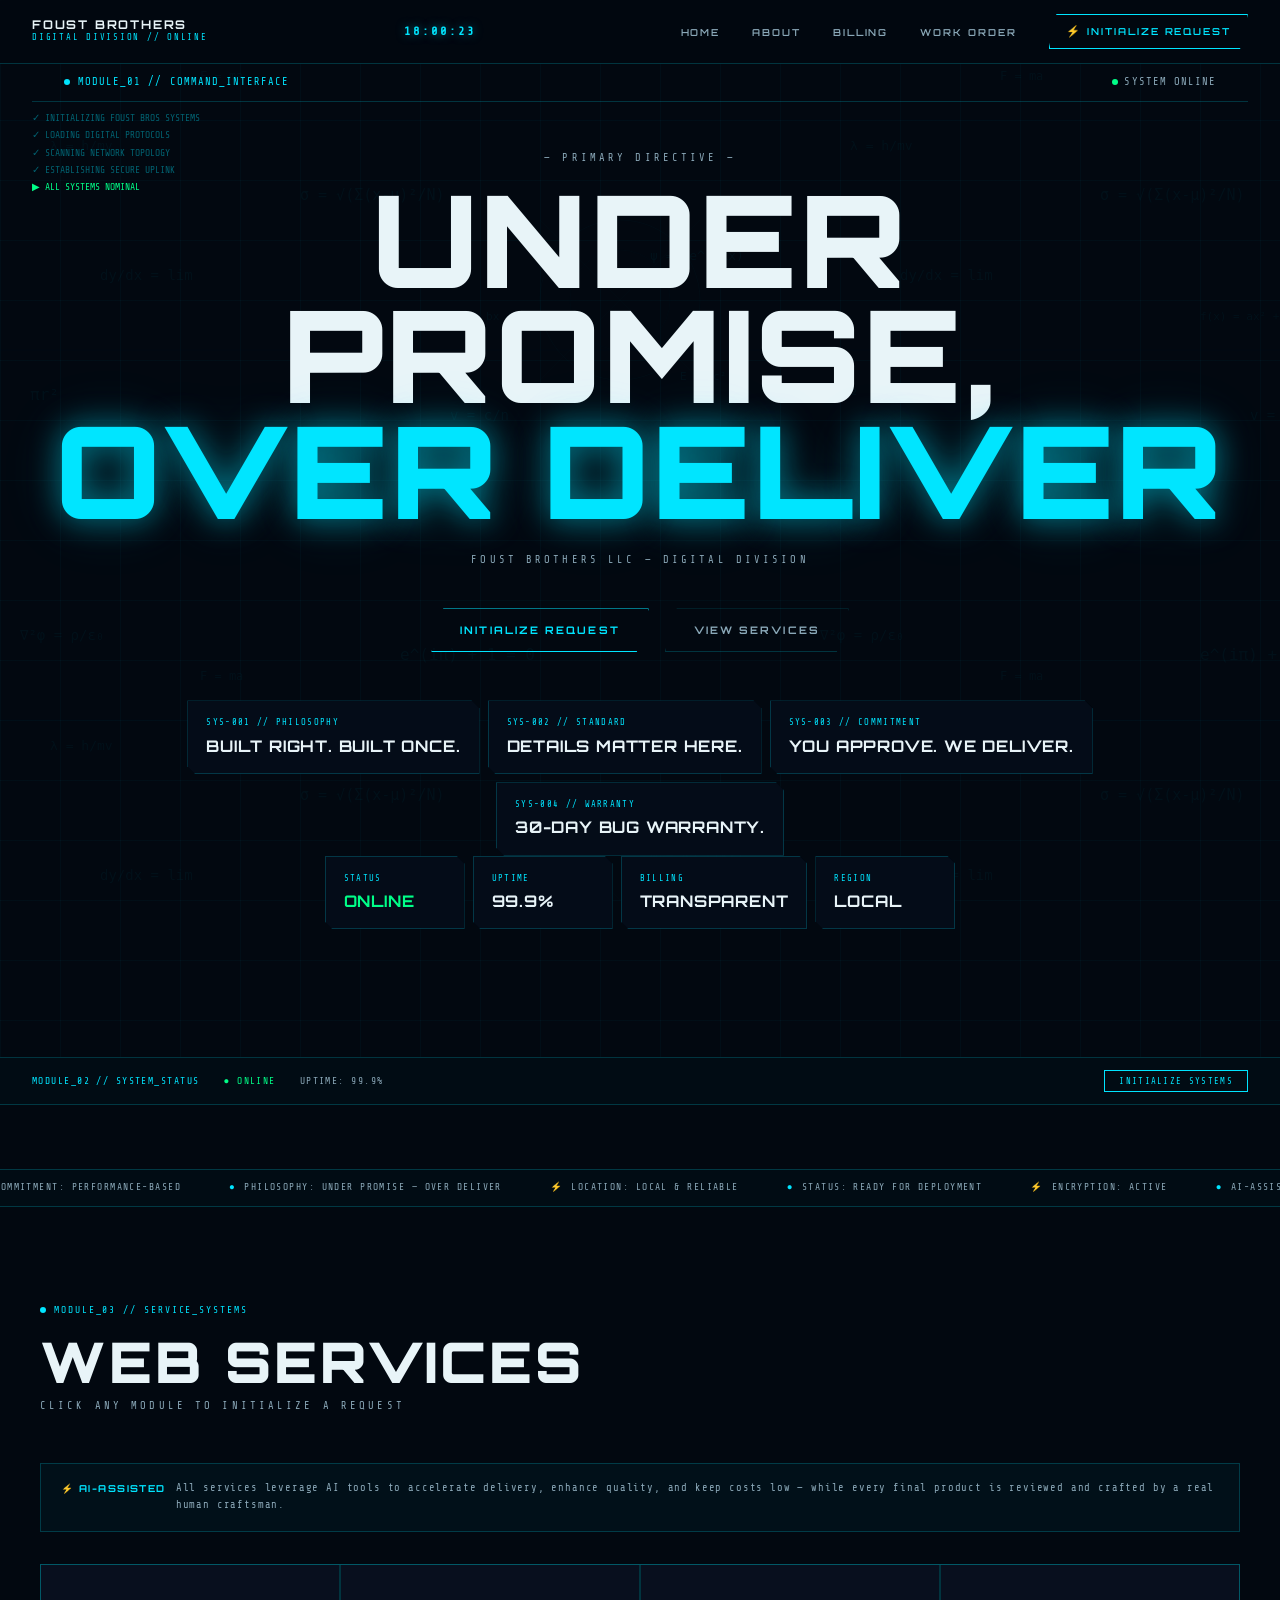
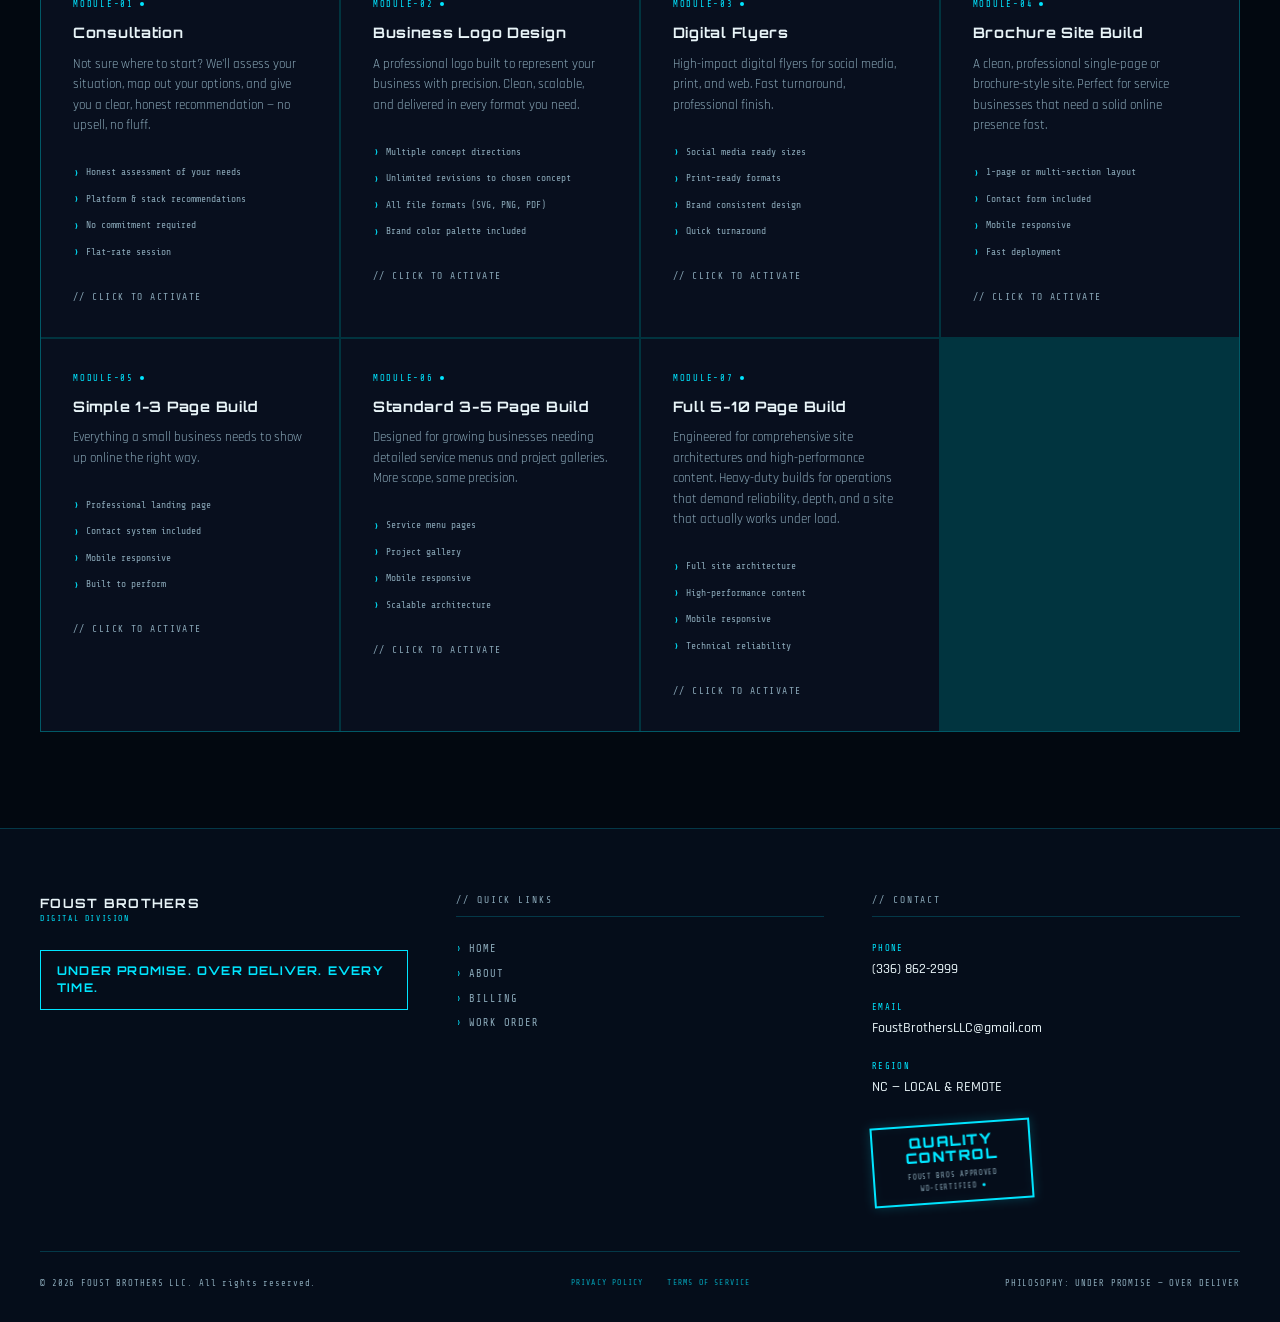
<file: index.html>
<!DOCTYPE html>
<html lang="en">
<head>
  <meta charset="UTF-8" />
  <meta name="viewport" content="width=device-width, initial-scale=1.0" />
  <title>Foust Brothers LLC — Digital Division</title>
  <meta name="description" content="Foust Brothers LLC Digital Division — Expert web design and development. Under promise, over deliver." />
  <link rel="preconnect" href="https://fonts.googleapis.com">
  <link href="https://fonts.googleapis.com/css2?family=Orbitron:wght@400;500;600;700;800;900&family=Share+Tech+Mono&family=Rajdhani:wght@300;400;500;600;700&display=swap" rel="stylesheet">
  <link rel="stylesheet" href="css/style.css" />
  <style>
    html { scrollbar-width: none; }
    html::-webkit-scrollbar { width: 0; display: none; }
    .hero-orb-container { display: none; }
    .orb-status-ring { display: none; }
  </style>
</head>
<body>
<div class="math-bg"></div>

<!-- ── NAVIGATION ── -->
<nav>
  <div class="nav-brand" onclick="navigate('home')">
    <div class="nav-brand-text">
      <span class="nav-brand-name">FOUST BROTHERS</span>
      <span class="nav-brand-sub" data-cms="nav_status"></span>
    </div>
  </div>
  <button class="nav-toggle" aria-label="Toggle navigation">☰</button>
  <div id="navClock" style="font-family:var(--font-mono);font-size:.75rem;font-weight:900;color:var(--cyan);letter-spacing:.25em;text-shadow:0 0 10px rgba(0,229,255,0.5);margin-right:.5rem;">00:00:00</div>
  <ul class="nav-links">
    <li><a onclick="navigate('home')" data-page="home">HOME</a></li>
    <li><a onclick="navigate('about')" data-page="about">ABOUT</a></li>
    <li><a onclick="navigate('billing')" data-page="billing">BILLING</a></li>
    <li><a onclick="navigate('work-order')" data-page="work-order">WORK ORDER</a></li>
    <li><a onclick="navigate('work-order')" class="nav-cta">INITIALIZE REQUEST</a></li>
  </ul>
</nav>

<!-- ═══════════════════════════════════════════
     HOME PAGE
═══════════════════════════════════════════ -->
<div id="page-home" class="page active">

<section class="hero">
  <div class="hero-grid-overlay"></div>
  <div class="hero-module-bar">
    <div class="module-bar-left"><div class="module-dot"></div><span>MODULE_01 // COMMAND_INTERFACE</span><div class="module-line"></div></div>
    <div class="module-bar-right"><div class="status-dot"></div><span>SYSTEM ONLINE</span></div>
  </div>
  <div class="boot-sequence">
    <span data-cms="boot_line1"></span>
    <span data-cms="boot_line2"></span>
    <span data-cms="boot_line3"></span>
    <span data-cms="boot_line4"></span>
    <span data-cms="boot_line5"></span>
  </div>
  <div class="hero-panel-left">
    <div class="sys-card"><div class="sys-card-label">SYS-001 // PHILOSOPHY</div><div class="sys-card-value" data-cms="sys_philosophy"></div></div>
    <div class="sys-card"><div class="sys-card-label">SYS-002 // STANDARD</div><div class="sys-card-value" data-cms="sys_standard"></div></div>
    <div class="sys-card"><div class="sys-card-label">SYS-003 // COMMITMENT</div><div class="sys-card-value" data-cms="sys_commitment"></div></div>
    <div class="sys-card"><div class="sys-card-label">SYS-004 // WARRANTY</div><div class="sys-card-value" data-cms="sys_warranty"></div></div>
  </div>
  <div class="hero-panel-right">
    <div class="sys-card"><div class="sys-card-label">STATUS</div><div class="sys-card-value online" data-cms="sys_status"></div></div>
    <div class="sys-card"><div class="sys-card-label">UPTIME</div><div class="sys-card-value" data-cms="sys_uptime"></div></div>
    <div class="sys-card"><div class="sys-card-label">BILLING</div><div class="sys-card-value" data-cms="sys_billing"></div></div>
    <div class="sys-card"><div class="sys-card-label">REGION</div><div class="sys-card-value" data-cms="sys_region"></div></div>
  </div>
  <div class="hero-content">
    <div class="hero-orb-container">
      <div id="orbThree"></div>
      <div class="orb-status-ring"></div>
    </div>
    <div class="hero-directive" data-cms="hero_directive"></div>
    <h1 class="hero-headline">
      <span class="line1" data-cms="hero_line1"></span>
      <span class="line2" data-cms="hero_line2"></span>
      <span class="line3" data-cms="hero_line3"></span>
    </h1>
    <div class="hero-sub" data-cms="hero_sub"></div>
    <div class="hero-buttons">
      <button class="btn-primary" onclick="navigate('work-order')"><span data-cms="hero_btn_primary"></span></button>
      <button class="btn-secondary" onclick="document.getElementById('services').scrollIntoView({behavior:'smooth'})"><span data-cms="hero_btn_secondary"></span></button>
    </div>
  </div>
</section>

<!-- MODULE 02 — STATUS BAR + TICKER -->
<section style="padding:0;border-top:1px solid var(--border)">
  <div style="display:flex;align-items:center;justify-content:space-between;padding:.75rem 2rem;background:rgba(0,229,255,0.02);border-bottom:1px solid var(--border);font-family:var(--font-mono);font-size:.6rem;letter-spacing:.15em;flex-wrap:wrap;gap:.5rem;">
    <div style="display:flex;align-items:center;gap:1.5rem;flex-wrap:wrap;">
      <span style="color:var(--cyan)">MODULE_02 // SYSTEM_STATUS</span>
      <span style="color:#00ff88">● ONLINE</span>
      <span style="color:var(--white-dim)">UPTIME: 99.9%</span>
    </div>
    <button onclick="navigate('work-order')" style="background:transparent;border:1px solid var(--cyan);color:var(--cyan);font-family:var(--font-mono);font-size:.55rem;letter-spacing:.15em;padding:5px 14px;cursor:pointer;">INITIALIZE SYSTEMS</button>
  </div>
  <div class="ticker">
    <div class="ticker-inner">
      <div class="ticker-item"><span style="color:var(--orange)">⚡</span><span>COMMITMENT: PERFORMANCE-BASED</span></div>
      <div class="ticker-item"><span style="color:var(--cyan)">●</span><span>PHILOSOPHY: UNDER PROMISE — OVER DELIVER</span></div>
      <div class="ticker-item"><span style="color:var(--orange)">⚡</span><span>LOCATION: LOCAL &amp; RELIABLE</span></div>
      <div class="ticker-item"><span style="color:var(--cyan)">●</span><span>STATUS: READY FOR DEPLOYMENT</span></div>
      <div class="ticker-item"><span style="color:var(--orange)">⚡</span><span>ENCRYPTION: ACTIVE</span></div>
      <div class="ticker-item"><span style="color:var(--cyan)">●</span><span>AI-ASSISTED: ALWAYS ON</span></div>
      <div class="ticker-item"><span style="color:var(--orange)">⚡</span><span>BILLING: TRANSPARENT</span></div>
      <div class="ticker-item"><span style="color:var(--cyan)">●</span><span>REGION: LOCAL &amp; RELIABLE</span></div>
      <div class="ticker-item"><span style="color:var(--orange)">⚡</span><span>COMMITMENT: PERFORMANCE-BASED</span></div>
      <div class="ticker-item"><span style="color:var(--cyan)">●</span><span>PHILOSOPHY: UNDER PROMISE — OVER DELIVER</span></div>
      <div class="ticker-item"><span style="color:var(--orange)">⚡</span><span>LOCATION: LOCAL &amp; RELIABLE</span></div>
      <div class="ticker-item"><span style="color:var(--cyan)">●</span><span>STATUS: READY FOR DEPLOYMENT</span></div>
      <div class="ticker-item"><span style="color:var(--orange)">⚡</span><span>ENCRYPTION: ACTIVE</span></div>
      <div class="ticker-item"><span style="color:var(--cyan)">●</span><span>AI-ASSISTED: ALWAYS ON</span></div>
      <div class="ticker-item"><span style="color:var(--orange)">⚡</span><span>BILLING: TRANSPARENT</span></div>
      <div class="ticker-item"><span style="color:var(--cyan)">●</span><span>REGION: LOCAL &amp; RELIABLE</span></div>
    </div>
  </div>
</section>

<!-- MODULE 03 — SERVICES -->
<section id="services">
  <div class="container">
    <div class="section-module-label"><div class="section-dot"></div> MODULE_03 // SERVICE_SYSTEMS</div>
    <h2 class="section-title">WEB SERVICES</h2>
    <div class="section-subtitle">CLICK ANY MODULE TO INITIALIZE A REQUEST</div>
    <div class="ai-notice"><span class="ai-badge">⚡ AI-ASSISTED</span> All services leverage AI tools to accelerate delivery, enhance quality, and keep costs low — while every final product is reviewed and crafted by a real human craftsman.</div>
    <div class="services-grid">
      <div class="service-card" onclick="selectService('consultation')">
        <div class="service-card-module">MODULE-01 <span class="sc-indicator"></span></div>
        <h3 class="service-card-title" data-cms="svc_consultation_title"></h3>
        <p class="service-card-desc">Not sure where to start? We'll assess your situation, map out your options, and give you a clear, honest recommendation — no upsell, no fluff.</p>
        <ul class="service-card-features"><li>Honest assessment of your needs</li><li>Platform &amp; stack recommendations</li><li>No commitment required</li><li>Flat-rate session</li></ul>
        <div class="service-card-cta">// CLICK TO ACTIVATE</div>
      </div>
      <div class="service-card" onclick="selectService('logo')">
        <div class="service-card-module">MODULE-02 <span class="sc-indicator"></span></div>
        <h3 class="service-card-title" data-cms="svc_logo_title"></h3>
        <p class="service-card-desc">A professional logo built to represent your business with precision. Clean, scalable, and delivered in every format you need.</p>
        <ul class="service-card-features"><li>Multiple concept directions</li><li>Unlimited revisions to chosen concept</li><li>All file formats (SVG, PNG, PDF)</li><li>Brand color palette included</li></ul>
        <div class="service-card-cta">// CLICK TO ACTIVATE</div>
      </div>
      <div class="service-card" onclick="selectService('flyer')">
        <div class="service-card-module">MODULE-03 <span class="sc-indicator"></span></div>
        <h3 class="service-card-title" data-cms="svc_flyer_title"></h3>
        <p class="service-card-desc">High-impact digital flyers for social media, print, and web. Fast turnaround, professional finish.</p>
        <ul class="service-card-features"><li>Social media ready sizes</li><li>Print-ready formats</li><li>Brand consistent design</li><li>Quick turnaround</li></ul>
        <div class="service-card-cta">// CLICK TO ACTIVATE</div>
      </div>
      <div class="service-card" onclick="selectService('brochure')">
        <div class="service-card-module">MODULE-04 <span class="sc-indicator"></span></div>
        <h3 class="service-card-title" data-cms="svc_brochure_title"></h3>
        <p class="service-card-desc">A clean, professional single-page or brochure-style site. Perfect for service businesses that need a solid online presence fast.</p>
        <ul class="service-card-features"><li>1-page or multi-section layout</li><li>Contact form included</li><li>Mobile responsive</li><li>Fast deployment</li></ul>
        <div class="service-card-cta">// CLICK TO ACTIVATE</div>
      </div>
      <div class="service-card" onclick="selectService('simple')">
        <div class="service-card-module">MODULE-05 <span class="sc-indicator"></span></div>
        <h3 class="service-card-title" data-cms="svc_simple_title"></h3>
        <p class="service-card-desc">Everything a small business needs to show up online the right way.</p>
        <ul class="service-card-features"><li>Professional landing page</li><li>Contact system included</li><li>Mobile responsive</li><li>Built to perform</li></ul>
        <div class="service-card-cta">// CLICK TO ACTIVATE</div>
      </div>
      <div class="service-card" onclick="selectService('standard')">
        <div class="service-card-module">MODULE-06 <span class="sc-indicator"></span></div>
        <h3 class="service-card-title" data-cms="svc_standard_title"></h3>
        <p class="service-card-desc">Designed for growing businesses needing detailed service menus and project galleries. More scope, same precision.</p>
        <ul class="service-card-features"><li>Service menu pages</li><li>Project gallery</li><li>Mobile responsive</li><li>Scalable architecture</li></ul>
        <div class="service-card-cta">// CLICK TO ACTIVATE</div>
      </div>
      <div class="service-card" onclick="selectService('full')">
        <div class="service-card-module">MODULE-07 <span class="sc-indicator"></span></div>
        <h3 class="service-card-title" data-cms="svc_full_title"></h3>
        <p class="service-card-desc">Engineered for comprehensive site architectures and high-performance content. Heavy-duty builds for operations that demand reliability, depth, and a site that actually works under load.</p>
        <ul class="service-card-features"><li>Full site architecture</li><li>High-performance content</li><li>Mobile responsive</li><li>Technical reliability</li></ul>
        <div class="service-card-cta">// CLICK TO ACTIVATE</div>
      </div>
    </div>
  </div>
</section>

<footer>
  <div class="footer-grid">
    <div>
      <div class="footer-brand-header">
        <div><div class="footer-brand-name">FOUST BROTHERS</div><div class="footer-brand-sub">DIGITAL DIVISION</div></div>
      </div>
      <p class="footer-tagline" data-cms="footer_tagline"></p>
      <div class="footer-motto" data-cms="footer_motto"></div>
    </div>
    <div>
      <div class="footer-section-label">// QUICK LINKS</div>
      <ul class="footer-nav-links">
        <li><a onclick="navigate('home')">HOME</a></li>
        <li><a onclick="navigate('about')">ABOUT</a></li>
        <li><a onclick="navigate('billing')">BILLING</a></li>
        <li><a onclick="navigate('work-order')">WORK ORDER</a></li>
      </ul>
    </div>
    <div>
      <div class="footer-section-label">// CONTACT</div>
      <div class="footer-contact-item">
        <div class="footer-contact-label">PHONE</div>
        <div class="footer-contact-value"><a href="tel:3368622999" data-cms="contact_phone"></a></div>
      </div>
      <div class="footer-contact-item">
        <div class="footer-contact-label">EMAIL</div>
        <div class="footer-contact-value"><a href="mailto:FoustBrothersLLC@gmail.com">FoustBrothersLLC@gmail.com</a></div>
      </div>
      <div class="footer-contact-item">
        <div class="footer-contact-label">REGION</div>
        <div class="footer-contact-value">NC — LOCAL &amp; REMOTE</div>
      </div>
      <div class="quality-badge">
        <div class="quality-badge-title">QUALITY<br>CONTROL</div>
        <div class="quality-badge-sub">FOUST BROS APPROVED<br>WD-CERTIFIED <span style="color:var(--cyan)">●</span></div>
      </div>
    </div>
  </div>
  <div class="footer-bottom">
    <div class="footer-copy">© <span class="footerYear"></span> FOUST BROTHERS LLC. All rights reserved.</div>
    <div class="footer-legal-links"><a onclick="navigate('privacy')">PRIVACY POLICY</a><a onclick="navigate('terms')">TERMS OF SERVICE</a></div>
    <div class="footer-philosophy" data-cms="footer_philosophy"></div>
  </div>
</footer>
</div><!-- /page-home -->

<!-- ═══════════════════════════════════════════
     ABOUT PAGE
═══════════════════════════════════════════ -->
<div id="page-about" class="page">
<section class="about-hero-section">
  <div class="about-module-bar">
    <div style="display:flex;align-items:center;gap:8px"><div class="module-dot"></div><span>MODULE_02 // ABOUT_UNIT</span><div style="flex:1;height:1px;background:linear-gradient(90deg,var(--cyan),transparent);margin-left:12px;max-width:300px"></div></div>
  </div>
  <div class="about-split">
    <div class="about-img-panel">
      <div class="about-img-inner">
        <img src="about-bg.jpg" style="position:absolute;inset:0;width:100%;height:100%;object-fit:cover;object-position:center;" alt="Circuit board" />
        <div style="position:absolute;inset:0;background:linear-gradient(135deg,rgba(0,229,255,0.08) 0%,rgba(2,8,16,0.35) 100%);pointer-events:none;"></div>
        <div class="about-img-caption">
          <div class="about-img-ref">REF: FB-WD-2026</div>
          <div class="about-img-tagline">Precision. Craft. Integrity.</div>
        </div>
      </div>
    </div>
    <div class="about-content-panel">
      <h1 class="about-headline" data-cms="about_headline"></h1>
      <p class="about-body">Foust Brothers LLC — Digital Division operates the same way any expert shop operates: we assess the job honestly, quote it accurately, and deliver work that exceeds expectations every time. No fluff. No oversell. No hidden charges.</p>
      <p class="about-body">We are digital craftsmen who take pride in clean code, reliable architecture, and a client relationship built on transparency. We use AI tools to move faster and deliver better — but a human reviews and approves every line before it ships.</p>
      <div class="about-info-grid">
        <div class="about-info-card"><div class="about-info-label">PHONE</div><div class="about-info-value"><a href="tel:3368622999" style="color:var(--white);text-decoration:none;">(336) 862-2999</a></div></div>
        <div class="about-info-card"><div class="about-info-label">REGION</div><div class="about-info-value">NC — LOCAL &amp; REMOTE</div></div>
      </div>
      <div class="about-values">
        <div class="value-item"><div class="value-title">TRANSPARENCY FIRST</div><div class="value-desc">Every quote is itemized. Every charge is explained. You know exactly what you're paying for before any work starts.</div></div>
        <div class="value-item"><div class="value-title">CRAFT OVER SPEED</div><div class="value-desc">We use AI tools to move faster — but we never ship anything we haven't personally reviewed, tested, and approved.</div></div>
        <div class="value-item"><div class="value-title">LOCAL RELIABILITY</div><div class="value-desc">We operate like a local shop with a handshake standard. If something's wrong, we fix it. No runaround, no excuses.</div></div>
      </div>
    </div>
  </div>
</section>
<footer>
  <div class="footer-grid">
    <div><div class="footer-brand-header"><div><div class="footer-brand-name">FOUST BROTHERS</div><div class="footer-brand-sub">DIGITAL DIVISION</div></div></div><p class="footer-tagline">Expert digital craftsmen operating with the same precision and commitment to excellence as a master-level shop.</p><div class="footer-motto">UNDER PROMISE.<br>OVER DELIVER.</div></div>
    <div><div class="footer-section-label">// CONTACT</div><div class="footer-contact-item"><div class="footer-contact-label">PHONE</div><div class="footer-contact-value"><a href="tel:3368622999">(336) 862-2999</a></div></div><div class="footer-contact-item"><div class="footer-contact-label">EMAIL</div><div class="footer-contact-value"><a href="mailto:FoustBrothersLLC@gmail.com">FoustBrothersLLC@gmail.com</a></div></div></div>
    <div><div class="footer-section-label">// QUICK NAV</div><ul class="footer-nav-links"><li><a onclick="navigate('home')">HOME</a></li><li><a onclick="navigate('work-order')">WORK ORDER</a></li><li><a onclick="navigate('billing')">BILLING</a></li></ul>
      <div class="quality-badge">
        <div class="quality-badge-title">QUALITY<br>CONTROL</div>
        <div class="quality-badge-sub">FOUST BROS APPROVED<br>WD-CERTIFIED <span style="color:var(--cyan)">●</span></div>
      </div>
    </div>
  </div>
  <div class="footer-bottom"><div class="footer-copy">© <span class="footerYear"></span> FOUST BROTHERS LLC. All rights reserved.</div><div class="footer-legal-links"><a onclick="navigate('privacy')">PRIVACY POLICY</a><a onclick="navigate('terms')">TERMS OF SERVICE</a></div><div class="footer-philosophy">PHILOSOPHY: UNDER PROMISE — OVER DELIVER</div></div>
</footer>
</div><!-- /page-about -->

<!-- ═══════════════════════════════════════════
     BILLING PAGE
═══════════════════════════════════════════ -->
<div id="page-billing" class="page">
<section style="padding-top:120px">
  <div class="container">
    <div class="section-module-label"><div class="section-dot"></div> MODULE_04 // BILLING_PROTOCOL</div>
    <h1 class="section-title">BILLING PROTOCOL</h1>
    <p class="billing-intro" data-cms="billing_intro"></p>
  </div>
</section>
<section style="padding-top:0;padding-bottom:2rem">
  <div class="container">
    <div class="rate-section-label">// SECTION 01 — SITE BUILD FEES (ONE-TIME)</div>
    <p style="font-size:.85rem;color:var(--white-dim);line-height:1.8;margin-bottom:2rem;">Special introductory pricing to design, develop, and launch your website.</p>
    <div class="rate-table">
      <div class="rate-table-header"><span>TIER</span><span>ONE-TIME RATE</span></div>
      <div class="rate-row rate-row-active">
        <div class="rate-row-left"><div class="rate-dot cyan"></div><div><div class="rate-tier">TIER 1 — SIMPLE / INFORMATIONAL SITE</div><div class="rate-sub">Best for: Local service businesses needing a clean professional presence.</div><div style="margin-top:.6rem;font-family:var(--font-mono);font-size:.6rem;color:var(--white-dim);line-height:1.8;"><span style="color:var(--cyan)">›</span> Up to 3 main pages (Home, Services, Contact)<br><span style="color:var(--cyan)">›</span> Custom layout &amp; mobile optimization<br><span style="color:var(--cyan)">›</span> Basic contact form included</div></div></div>
        <div class="rate-amount-block"><div class="rate-amount cyan" data-cms="price_tier1"></div><div class="rate-amount-unit">ONE-TIME</div></div>
      </div>
      <div class="rate-row">
        <div class="rate-row-left"><div class="rate-dot cyan"></div><div><div class="rate-tier">TIER 2 — STANDARD GROWTH SITE</div><div class="rate-sub">Best for: Established businesses showcasing portfolios, service menus, or generating active leads.</div><div style="margin-top:.6rem;font-family:var(--font-mono);font-size:.6rem;color:var(--white-dim);line-height:1.8;"><span style="color:var(--cyan)">›</span> Up to 6 pages<br><span style="color:var(--cyan)">›</span> Advanced forms (scheduling/booking hooks)<br><span style="color:var(--cyan)">›</span> Custom dynamic elements &amp; baseline SEO</div></div></div>
        <div class="rate-amount-block"><div class="rate-amount cyan" data-cms="price_tier2"></div><div class="rate-amount-unit">ONE-TIME</div></div>
      </div>
      <div class="rate-row">
        <div class="rate-row-left"><div class="rate-dot"></div><div><div class="rate-tier">TIER 3 — ADVANCED CUSTOM SITE</div><div class="rate-sub">Best for: Complex builds requiring advanced functionality.</div><div style="margin-top:.6rem;font-family:var(--font-mono);font-size:.6rem;color:var(--white-dim);line-height:1.8;"><span style="color:var(--cyan)">›</span> Multi-page layouts &amp; deep integrations<br><span style="color:var(--cyan)">›</span> Dynamic database filtering<br><span style="color:var(--cyan)">›</span> Lightweight e-commerce setup</div></div></div>
        <div class="rate-amount-block"><div class="rate-amount" data-cms="price_tier3"></div><div class="rate-amount-unit">ONE-TIME</div></div>
      </div>
    </div>
    <div class="rate-stats">
      <div class="rate-stat"><div class="rate-stat-label">DEPOSIT</div><div class="rate-stat-value">35%</div></div>
      <div class="rate-stat"><div class="rate-stat-label">ON DELIVERY</div><div class="rate-stat-value">65%</div></div>
      <div class="rate-stat"><div class="rate-stat-label">WARRANTY</div><div class="rate-stat-value">30D</div></div>
      <div class="rate-stat"><div class="rate-stat-label">BILLING</div><div class="rate-stat-value">NET30</div></div>
    </div>
  </div>
</section>
<section style="padding-top:0;padding-bottom:2rem">
  <div class="container">
    <div class="rate-section-label">// SECTION 02 — MANAGEMENT &amp; HOSTING RETAINER</div>
    <p style="font-size:.85rem;color:var(--white-dim);line-height:1.8;margin-bottom:2rem;">Once your site is live, this plan keeps it safe, online, and completely managed for you.</p>
    <div class="rate-table">
      <div class="rate-table-header"><span>PLAN</span><span>RATE</span></div>
      <div class="rate-row rate-row-active"><div class="rate-row-left"><div class="rate-dot cyan"></div><div><div class="rate-tier">MONTHLY RETAINER</div><div class="rate-sub">Full management, hosting, &amp; security — no contracts</div></div></div><div class="rate-amount-block"><div class="rate-amount cyan" data-cms="price_retainer_mo"></div><div class="rate-amount-unit">/ MO</div></div></div>
      <div class="rate-row"><div class="rate-row-left"><div class="rate-dot cyan"></div><div><div class="rate-tier">ANNUAL RETAINER <span style="color:#00ff88;font-size:.6rem;letter-spacing:.1em;margin-left:8px">15% OFF — SAVE $45</span></div><div class="rate-sub">Same full plan, billed annually</div></div></div><div class="rate-amount-block"><div class="rate-amount cyan" data-cms="price_retainer_yr"></div><div class="rate-amount-unit">/ YR</div></div></div>
    </div>
    <div style="display:grid;grid-template-columns:1fr 1fr;gap:1.5px;background:var(--border);border:1px solid var(--border);margin-top:2rem;">
      <div style="background:var(--bg-card);padding:1.5rem;"><div style="font-family:var(--font-mono);font-size:.55rem;color:var(--cyan);letter-spacing:.2em;margin-bottom:1rem;padding-bottom:.5rem;border-bottom:1px solid var(--border);">// INFRASTRUCTURE &amp; SECURITY</div><div style="font-family:var(--font-mono);font-size:.6rem;color:var(--white-dim);line-height:2;"><div><span style="color:var(--cyan)">›</span> Premium Cloud Hosting &amp; SSL Certification</div><div><span style="color:var(--cyan)">›</span> 24/7 Automated Uptime &amp; Security Monitoring</div><div><span style="color:var(--cyan)">›</span> Core Framework, Plugin &amp; Database Updates</div></div></div>
      <div style="background:var(--bg-card);padding:1.5rem;"><div style="font-family:var(--font-mono);font-size:.55rem;color:var(--cyan);letter-spacing:.2em;margin-bottom:1rem;padding-bottom:.5rem;border-bottom:1px solid var(--border);">// MAINTENANCE SUPPORT</div><div style="font-family:var(--font-mono);font-size:.6rem;color:var(--white-dim);line-height:2;"><div><span style="color:var(--cyan)">›</span> Quick Content Edits (up to 30 min/mo)</div><div style="font-size:.55rem;color:rgba(138,168,184,0.6);margin-top:.25rem;padding-left:1rem;">Larger adjustments fall to Standard Shop Rate</div></div></div>
    </div>
  </div>
</section>
<section style="padding-top:0;padding-bottom:2rem">
  <div class="container">
    <div class="rate-section-label">// SECTION 03 — STANDARD HOURLY LABOR</div>
    <p style="font-size:.85rem;color:var(--white-dim);line-height:1.8;margin-bottom:2rem;">Applies to maintenance calls, additions, or changes outside of a retainer plan.</p>
    <div class="rate-table">
      <div class="rate-table-header"><span>LABOR CATEGORY</span><span>RATE</span></div>
      <div class="rate-row rate-row-active"><div class="rate-row-left"><div class="rate-dot cyan"></div><div><div class="rate-tier">STANDARD SHOP RATE</div><div class="rate-sub">General web work, content updates, minor fixes — 1 hr minimum</div></div></div><div class="rate-amount-block"><div class="rate-amount cyan" data-cms="rate_standard"></div><div class="rate-amount-unit">/ HR</div></div></div>
      <div class="rate-row"><div class="rate-row-left"><div class="rate-dot cyan"></div><div><div class="rate-tier">OVERTIME RATE</div><div class="rate-sub">Extended or after-hours work</div></div></div><div class="rate-amount-block"><div class="rate-amount cyan" data-cms="rate_overtime"></div><div class="rate-amount-unit">/ HR</div></div></div>
      <div class="rate-row"><div class="rate-row-left"><div class="rate-dot"></div><div><div class="rate-tier">RUSH / EMERGENCY</div><div class="rate-sub">Same-day or critical response</div></div></div><div class="rate-amount-block"><div class="rate-amount" data-cms="rate_rush"></div><div class="rate-amount-unit">STANDARD RATE</div></div></div>
    </div>
  </div>
</section>
<section style="padding-top:0;padding-bottom:4rem">
  <div class="container">
    <div class="rate-section-label">// SECTION 04 — SPECIALIZED SERVICES</div>
    <div class="specialized-grid">
      <div class="specialized-card"><div class="specialized-label">LOGO DESIGN</div><div class="specialized-price" data-cms="spec_logo_price"></div><div class="specialized-desc" data-cms="spec_logo_desc"></div></div>
      <div class="specialized-card"><div class="specialized-label">DIGITAL FLYERS</div><div class="specialized-price" data-cms="spec_flyer_price"></div><div class="specialized-desc" data-cms="spec_flyer_desc"></div></div>
      <div class="specialized-card"><div class="specialized-label">DOMAIN PRIVACY</div><div class="specialized-price" data-cms="spec_domain_price"></div><div class="specialized-desc" data-cms="spec_domain_desc"></div></div>
    </div>
  </div>
</section>
<section style="padding-top:0;padding-bottom:4rem">
  <div class="container">
    <div class="rate-section-label">// SECTION 05 — BILLING PRINCIPLES</div>
    <div class="billing-principles">
      <div class="billing-card"><div class="billing-card-icon">⚡</div><div class="billing-card-title">NO SURPRISE CHARGES</div><div class="billing-card-desc">Every charge is approved in writing before work begins. No exceptions. You'll never open an invoice and wonder what you're paying for.</div></div>
      <div class="billing-card"><div class="billing-card-icon">📋</div><div class="billing-card-title">SCOPE CHANGES IN WRITING</div><div class="billing-card-desc">Any additions or changes to the original scope are re-quoted and approved before work starts. We don't bill for surprises.</div></div>
      <div class="billing-card"><div class="billing-card-icon">🔒</div><div class="billing-card-title">35% DEPOSIT, 65% ON DELIVERY</div><div class="billing-card-desc">Standard payment structure. The deposit is non-refundable and secures your spot in the queue. Final payment is due upon project delivery.</div></div>
    </div>
    <div class="billing-faq">
      <div class="faq-item"><div class="faq-q">Do you offer payment plans?</div><div class="faq-a">For larger projects over $1,000, we can discuss milestone-based payment structures. Contact us to work out a plan that fits your cash flow.</div></div>
      <div class="faq-item"><div class="faq-q">What if I need changes after launch?</div><div class="faq-a">The 30-day post-launch warranty covers bugs and technical errors from the original scope. New features or content changes are billed at the Standard Shop Rate ($20/hr, 1 hr minimum).</div></div>
      <div class="faq-item"><div class="faq-q">What payment methods do you accept?</div><div class="faq-a">We accept all major credit and debit cards. Invoice details are provided at the time of quote approval.</div></div>
    </div>
  </div>
</section>
<footer>
  <div class="footer-grid">
    <div><div class="footer-brand-header"><div><div class="footer-brand-name">FOUST BROTHERS</div><div class="footer-brand-sub">DIGITAL DIVISION</div></div></div><p class="footer-tagline">Transparent, flat-rate pricing with zero hidden fees.</p><div class="footer-motto">UNDER PROMISE.<br>OVER DELIVER.</div></div>
    <div><div class="footer-section-label">// QUICK LINKS</div><ul class="footer-nav-links"><li><a onclick="navigate('home')">HOME</a></li><li><a onclick="navigate('about')">ABOUT</a></li><li><a onclick="navigate('work-order')">WORK ORDER</a></li></ul></div>
    <div><div class="footer-section-label">// CONTACT</div><div class="footer-contact-item"><div class="footer-contact-label">PHONE</div><div class="footer-contact-value"><a href="tel:3368622999">(336) 862-2999</a></div></div><div class="footer-contact-item"><div class="footer-contact-label">EMAIL</div><div class="footer-contact-value"><a href="mailto:FoustBrothersLLC@gmail.com">FoustBrothersLLC@gmail.com</a></div></div>
      <div class="quality-badge">
        <div class="quality-badge-title">QUALITY<br>CONTROL</div>
        <div class="quality-badge-sub">FOUST BROS APPROVED<br>WD-CERTIFIED <span style="color:var(--cyan)">●</span></div>
      </div>
    </div>
  </div>
  <div class="footer-bottom"><div class="footer-copy">© <span class="footerYear"></span> FOUST BROTHERS LLC. All rights reserved.</div><div class="footer-legal-links"><a onclick="navigate('privacy')">PRIVACY POLICY</a><a onclick="navigate('terms')">TERMS OF SERVICE</a></div><div class="footer-philosophy">PHILOSOPHY: UNDER PROMISE — OVER DELIVER<br>COMMITMENT: LOCAL RELIABILITY &amp; CLEAR AGREEMENTS</div></div>
</footer>
</div><!-- /page-billing -->

<!-- ═══════════════════════════════════════════
     WORK ORDER PAGE
═══════════════════════════════════════════ -->
<div id="page-work-order" class="page">
<section style="padding-top:120px">
  <div class="container">
    <div class="section-module-label"><div class="section-dot"></div> MODULE_05 // PROJECT_INTAKE</div>
    <h1 class="section-title">WORK ORDER</h1>
    <div class="section-subtitle">INITIALIZE YOUR PROJECT REQUEST</div>
    <div class="work-order-layout">
      <div>
        <div class="wof">
          <div class="wof-header"><span>// PROJECT INQUIRY FORM</span><span style="color:var(--white-dim)">SECURE TRANSMISSION</span></div>
          <form id="workOrderForm">
            <div class="form-row">
              <div class="form-group"><label for="firstName">FIRST NAME *</label><input type="text" id="firstName" name="firstName" placeholder="John" required /></div>
              <div class="form-group"><label for="lastName">LAST NAME *</label><input type="text" id="lastName" name="lastName" placeholder="Smith" required /></div>
            </div>
            <div class="form-group"><label for="email">EMAIL ADDRESS *</label><input type="email" id="email" name="email" placeholder="contact@email.com" required /></div>
            <div class="form-group"><label for="phone">PHONE NUMBER</label><input type="tel" id="phone" name="phone" placeholder="(336) 555-1234" /></div>
            <div class="form-group"><label for="business">BUSINESS NAME</label><input type="text" id="business" name="business" placeholder="Your Business LLC" /></div>
            <div class="form-group"><label for="serviceType">SERVICE MODULE *</label>
              <select id="serviceType" name="serviceType" required>
                <option value="" disabled selected>-- SELECT SERVICE MODULE --</option>
                <option value="consultation">MODULE-01 // Consultation</option>
                <option value="logo">MODULE-02 // Business Logo Design</option>
                <option value="flyer">MODULE-03 // Digital Flyers</option>
                <option value="brochure">MODULE-04 // Brochure Site Build</option>
                <option value="simple">MODULE-05 // Simple 1–3 Page Build</option>
                <option value="standard">MODULE-06 // Standard 3–5 Page Build</option>
                <option value="full">MODULE-07 // Full 5–10 Page Build</option>
                <option value="unsure">Not Sure — Need Guidance</option>
              </select>
            </div>
            <div class="form-group"><label for="timeline">PROJECT TIMELINE</label>
              <select id="timeline" name="timeline">
                <option value="" disabled selected>SELECT TIMELINE...</option>
                <option value="asap">ASAP — CRITICAL</option>
                <option value="1month">WITHIN 1 MONTH</option>
                <option value="1-3months">1 – 3 MONTHS</option>
                <option value="3-6months">3 – 6 MONTHS</option>
                <option value="flexible">FLEXIBLE</option>
              </select>
            </div>
            <div class="form-group"><label for="budget">ESTIMATED BUDGET</label>
              <select id="budget" name="budget">
                <option value="" disabled selected>SELECT BUDGET RANGE...</option>
                <option value="under500">UNDER $500</option>
                <option value="500-1000">$500 – $1,000</option>
                <option value="1000-2500">$1,000 – $2,500</option>
                <option value="2500-5000">$2,500 – $5,000</option>
                <option value="5000+">$5,000+</option>
                <option value="tbd">TO BE DISCUSSED</option>
              </select>
              <div style="font-family:var(--font-mono);font-size:.55rem;color:var(--cyan);margin-top:6px;letter-spacing:.1em;">A representative will contact you for manual follow-up and formal quotation.</div>
            </div>
            <div class="form-group"><label for="existingSite">EXISTING WEBSITE URL (if any)</label><input type="text" id="existingSite" name="existingSite" placeholder="e.g. www.yoursite.com" /></div>
            <div class="form-group"><label for="description">PROJECT DESCRIPTION *</label><textarea id="description" name="description" placeholder="Describe your project, goals, and any specific requirements." required></textarea></div>
            <div class="form-group"><label for="howHeard">HOW DID YOU HEAR ABOUT US?</label>
              <select id="howHeard" name="howHeard">
                <option value="" disabled selected>-- SELECT --</option>
                <option value="referral">Referral / Word of Mouth</option>
                <option value="search">Search Engine</option>
                <option value="social">Social Media</option>
                <option value="local">Local / Community</option>
                <option value="other">Other</option>
              </select>
            </div>
            <button type="submit" class="form-submit"><span>⚡</span> TRANSMIT WORK ORDER</button>
          </form>
          <div class="success-msg" id="successMsg"><h3>✓ TRANSMISSION CONFIRMED</h3><p>Your work order has been received. We'll be in contact within 1 business day.</p></div>
        </div>
      </div>
      <div>
        <div class="section-module-label" style="margin-bottom:1rem"><div class="section-dot"></div> WHAT TO EXPECT</div>
        <div class="woi-card"><div class="woi-label">STEP 01 // SUBMIT</div><div class="woi-value" data-cms="step1"></div></div>
        <div class="woi-card"><div class="woi-label">STEP 02 // REVIEW</div><div class="woi-value" data-cms="step2"></div></div>
        <div class="woi-card"><div class="woi-label">STEP 03 // QUOTE</div><div class="woi-value" data-cms="step3"></div></div>
        <div class="woi-card"><div class="woi-label">STEP 04 // DELIVER</div><div class="woi-value" data-cms="step4"></div></div>
      </div>
    </div>
  </div>
</section>
<footer>
  <div class="footer-grid">
    <div><div class="footer-brand-header"><div><div class="footer-brand-name">FOUST BROTHERS</div><div class="footer-brand-sub">DIGITAL DIVISION</div></div></div><p class="footer-tagline">Expert digital craftsmen. Honest quotes. Reliable delivery.</p><div class="footer-motto">UNDER PROMISE.<br>OVER DELIVER.</div></div>
    <div><div class="footer-section-label">// CONTACT</div><div class="footer-contact-item"><div class="footer-contact-label">PHONE</div><div class="footer-contact-value"><a href="tel:3368622999">(336) 862-2999</a></div></div><div class="footer-contact-item"><div class="footer-contact-label">EMAIL</div><div class="footer-contact-value"><a href="mailto:FoustBrothersLLC@gmail.com">FoustBrothersLLC@gmail.com</a></div></div></div>
    <div><div class="footer-section-label">// QUICK NAV</div><ul class="footer-nav-links"><li><a onclick="navigate('home')">HOME</a></li><li><a onclick="navigate('about')">ABOUT</a></li><li><a onclick="navigate('billing')">BILLING</a></li></ul>
      <div class="quality-badge">
        <div class="quality-badge-title">QUALITY<br>CONTROL</div>
        <div class="quality-badge-sub">FOUST BROS APPROVED<br>WD-CERTIFIED <span style="color:var(--cyan)">●</span></div>
      </div>
    </div>
  </div>
  <div class="footer-bottom"><div class="footer-copy">© <span class="footerYear"></span> FOUST BROTHERS LLC. All rights reserved.</div><div class="footer-legal-links"><a onclick="navigate('privacy')">PRIVACY POLICY</a><a onclick="navigate('terms')">TERMS OF SERVICE</a></div><div class="footer-philosophy">PHILOSOPHY: UNDER PROMISE — OVER DELIVER</div></div>
</footer>
</div><!-- /page-work-order -->

<!-- ═══════════════════════════════════════════
     PRIVACY POLICY PAGE
═══════════════════════════════════════════ -->
<div id="page-privacy" class="page">
<section style="padding-top:120px;padding-bottom:6rem">
  <div class="container">
    <div class="legal-layout">
      <div class="section-module-label"><div class="section-dot"></div> MODULE_06 // PRIVACY_POLICY</div>
      <h1 class="section-title">PRIVACY POLICY</h1>
      <div class="section-subtitle">FOUST BROTHERS LLC — EFFECTIVE JUNE 1, 2026</div>
      <div class="legal-section"><div class="legal-section-head">01 // INFORMATION WE COLLECT</div><div class="legal-section-body">When you submit a work order or contact us through this website, we collect the information you voluntarily provide, including your name, email address, phone number, business name, and project details. We do not collect payment information through this website.</div></div>
      <div class="legal-section"><div class="legal-section-head">02 // HOW WE USE YOUR INFORMATION</div><div class="legal-section-body">We use the information you provide solely to respond to your inquiry, scope your project, and communicate with you about our services. We do not sell, rent, or share your personal information with third parties for marketing purposes.</div></div>
      <div class="legal-section"><div class="legal-section-head">03 // COOKIES &amp; ANALYTICS</div><div class="legal-section-body">This website may use basic analytics tools to understand visitor traffic and improve our services. These tools may use cookies or similar tracking technologies. No personally identifiable information is collected through these tools without your knowledge.</div></div>
      <div class="legal-section"><div class="legal-section-head">04 // DATA SECURITY</div><div class="legal-section-body">We take reasonable precautions to protect your information. Work order submissions are processed through Web3Forms, a third-party form service. We recommend reviewing their privacy policy at web3forms.com.</div></div>
      <div class="legal-section"><div class="legal-section-head">05 // YOUR RIGHTS</div><div class="legal-section-body">You may request that we delete any personal information you have submitted to us at any time by contacting us at FoustBrothersLLC@gmail.com.</div></div>
      <div class="legal-section"><div class="legal-section-head">06 // CONTACT</div><div class="legal-section-body">Questions? Contact us at <strong>FoustBrothersLLC@gmail.com</strong> or <strong>(336) 862-2999</strong>. MON-FRI 0900-1700.</div></div>
    </div>
  </div>
</section>
<footer>
  <div class="footer-grid">
    <div><div class="footer-brand-header"><div><div class="footer-brand-name">FOUST BROTHERS</div><div class="footer-brand-sub">DIGITAL DIVISION</div></div></div><p class="footer-tagline">Expert digital craftsmen.</p><div class="footer-motto">UNDER PROMISE.<br>OVER DELIVER.</div></div>
    <div><div class="footer-section-label">// CONTACT</div><div class="footer-contact-item"><div class="footer-contact-label">EMAIL</div><div class="footer-contact-value"><a href="mailto:FoustBrothersLLC@gmail.com">FoustBrothersLLC@gmail.com</a></div></div><div class="footer-contact-item"><div class="footer-contact-label">PHONE</div><div class="footer-contact-value"><a href="tel:3368622999">(336) 862-2999</a></div></div></div>
    <div><div class="footer-section-label">// QUICK NAV</div><ul class="footer-nav-links"><li><a onclick="navigate('home')">HOME</a></li><li><a onclick="navigate('work-order')">WORK ORDER</a></li></ul></div>
  </div>
  <div class="footer-bottom"><div class="footer-copy">© <span class="footerYear"></span> FOUST BROTHERS LLC. All rights reserved.</div><div class="footer-legal-links"><a onclick="navigate('privacy')">PRIVACY POLICY</a><a onclick="navigate('terms')">TERMS OF SERVICE</a></div></div>
</footer>
</div><!-- /page-privacy -->

<!-- ═══════════════════════════════════════════
     TERMS OF SERVICE PAGE
═══════════════════════════════════════════ -->
<div id="page-terms" class="page">
<section style="padding-top:120px;padding-bottom:6rem">
  <div class="container">
    <div class="legal-layout">
      <div class="section-module-label"><div class="section-dot"></div> MODULE_07 // TERMS_OF_SERVICE</div>
      <h1 class="section-title">TERMS OF SERVICE</h1>
      <div class="section-subtitle">FOUST BROTHERS LLC — EFFECTIVE JUNE 1, 2026</div>
      <div class="legal-section"><div class="legal-section-head">01 // PARTIES &amp; AGREEMENT</div><div class="legal-section-body">This Agreement is between Foust Brothers LLC ("Developer") and the client ("Client"). By submitting a work order and paying a deposit, the Client agrees to these terms.</div></div>
      <div class="legal-section"><div class="legal-section-head">02 // SCOPE OF WORK</div><div class="legal-section-body">All work is scoped in writing prior to starting. Any additions or changes outside of the agreed scope will be re-quoted and require written approval before implementation.</div></div>
      <div class="legal-section"><div class="legal-section-head">03 // PAYMENT TERMS</div><div class="legal-section-body"><ul><li>35% non-refundable deposit is due before work begins</li><li>65% final payment is due upon project delivery</li><li>Projects over $1,000 may use milestone-based payment by mutual agreement</li><li>Invoices unpaid after 30 days accrue a 5% late fee per month</li></ul></div></div>
      <div class="legal-section"><div class="legal-section-head">04 // REVISIONS &amp; WARRANTIES</div><div class="legal-section-body">All builds include a 30-day post-launch bug warranty covering errors within the original agreed scope. Content changes, new features, or scope expansions after launch are billed at the Standard Shop Rate.</div></div>
      <div class="legal-section"><div class="legal-section-head">05 // CLIENT RESPONSIBILITIES</div><div class="legal-section-body">The Client is responsible for providing all required content (text, images, branding assets) in a timely manner. Project delays caused by missing client materials may affect timeline and are not the responsibility of the Developer.</div></div>
      <div class="legal-section"><div class="legal-section-head">06 // INTELLECTUAL PROPERTY</div><div class="legal-section-body">Upon receipt of final payment, the Client owns all custom work product created for their project. Developer retains the right to display completed work in a portfolio unless otherwise agreed in writing.</div></div>
      <div class="legal-section"><div class="legal-section-head">07 // LIMITATION OF LIABILITY</div><div class="legal-section-body">Foust Brothers LLC is not liable for indirect, incidental, or consequential damages arising from the use of delivered work. Total liability is limited to the amount paid by the Client for the specific project in dispute.</div></div>
      <div class="legal-section"><div class="legal-section-head">08 // CONTACT</div><div class="legal-section-body">Questions? Contact us at <strong>FoustBrothersLLC@gmail.com</strong> or <strong>(336) 862-2999</strong>.</div></div>
    </div>
  </div>
</section>
<footer>
  <div class="footer-grid">
    <div><div class="footer-brand-header"><div><div class="footer-brand-name">FOUST BROTHERS</div><div class="footer-brand-sub">DIGITAL DIVISION</div></div></div><p class="footer-tagline">Expert digital craftsmen.</p><div class="footer-motto">UNDER PROMISE.<br>OVER DELIVER.</div></div>
    <div><div class="footer-section-label">// CONTACT</div><div class="footer-contact-item"><div class="footer-contact-label">EMAIL</div><div class="footer-contact-value"><a href="mailto:FoustBrothersLLC@gmail.com">FoustBrothersLLC@gmail.com</a></div></div><div class="footer-contact-item"><div class="footer-contact-label">PHONE</div><div class="footer-contact-value"><a href="tel:3368622999">(336) 862-2999</a></div></div></div>
    <div><div class="footer-section-label">// QUICK NAV</div><ul class="footer-nav-links"><li><a onclick="navigate('home')">HOME</a></li><li><a onclick="navigate('work-order')">WORK ORDER</a></li></ul></div>
  </div>
  <div class="footer-bottom"><div class="footer-copy">© <span class="footerYear"></span> FOUST BROTHERS LLC. All rights reserved.</div><div class="footer-legal-links"><a onclick="navigate('privacy')">PRIVACY POLICY</a><a onclick="navigate('terms')">TERMS OF SERVICE</a></div></div>
</footer>
</div><!-- /page-terms -->

<script src="js/content-data.js"></script>
<script src="js/main.js"></script>
<script src="js/blob.js"></script>
</body>
</html>
</file>
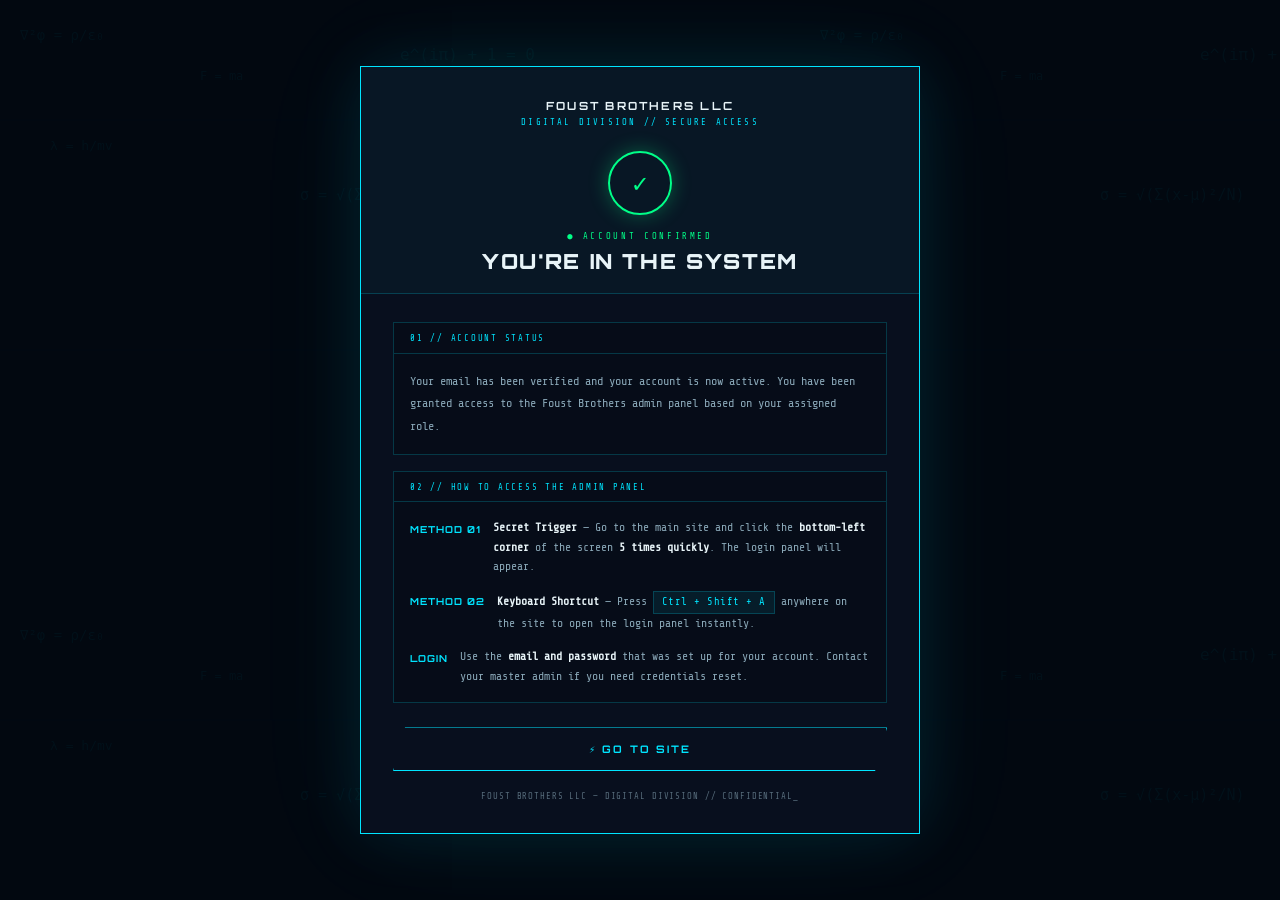
<file: confirm.html>
<!DOCTYPE html>
<html lang="en">
<head>
  <meta charset="UTF-8" />
  <meta name="viewport" content="width=device-width, initial-scale=1.0" />
  <title>Account Confirmed — Foust Brothers LLC</title>
  <link rel="preconnect" href="https://fonts.googleapis.com">
  <link href="https://fonts.googleapis.com/css2?family=Orbitron:wght@400;500;600;700;800;900&family=Share+Tech+Mono&family=Rajdhani:wght@300;400;500;600;700&display=swap" rel="stylesheet">
  <style>
    :root {
      --bg-primary: #020810;
      --bg-card: #080f1e;
      --cyan: #00e5ff;
      --cyan-dim: #00b8cc;
      --border: rgba(0,229,255,0.2);
      --white: #e8f4f8;
      --white-dim: #8aa8b8;
      --font-display: 'Orbitron', monospace;
      --font-mono: 'Share Tech Mono', monospace;
    }
    *, *::before, *::after { box-sizing: border-box; margin: 0; padding: 0; }
    html, body { height: 100%; }
    body {
      background: var(--bg-primary);
      color: var(--white);
      font-family: var(--font-mono);
      display: flex;
      align-items: center;
      justify-content: center;
      min-height: 100vh;
      padding: 2rem;
    }

    .math-bg {
      position: fixed; inset: 0; z-index: 0; opacity: 0.04;
      background-image: url("data:image/svg+xml,%3Csvg xmlns='http://www.w3.org/2000/svg' width='800' height='600'%3E%3Ctext x='20' y='40' fill='%2300e5ff' font-size='14' font-family='monospace'%3E%E2%88%87%C2%B2%CF%86%20%3D%20%CF%81/%CE%B5%E2%82%80%3C/text%3E%3Ctext x='200' y='80' fill='%2300e5ff' font-size='12' font-family='monospace'%3EF%20%3D%20ma%3C/text%3E%3Ctext x='400' y='60' fill='%2300e5ff' font-size='16' font-family='monospace'%3Ee%5E(i%CF%80)%20%2B%201%20%3D%200%3C/text%3E%3Ctext x='50' y='150' fill='%2300e5ff' font-size='13' font-family='monospace'%3E%CE%BB%20%3D%20h/mv%3C/text%3E%3Ctext x='300' y='200' fill='%2300e5ff' font-size='15' font-family='monospace'%3E%CF%83%20%3D%20%E2%88%9A(%CE%A3(x-%CE%BC)%C2%B2/N)%3C/text%3E%3Cline x1='0' y1='120' x2='800' y2='120' stroke='%2300e5ff' stroke-width='0.3'/%3E%3Cline x1='0' y1='350' x2='800' y2='350' stroke='%2300e5ff' stroke-width='0.3'/%3E%3C/svg%3E");
      background-size: 800px 600px;
      pointer-events: none;
    }

    .card {
      position: relative;
      z-index: 1;
      width: 100%;
      max-width: 560px;
      border: 1px solid var(--cyan);
      background: var(--bg-card);
      box-shadow: 0 0 60px rgba(0,229,255,0.1), 0 0 120px rgba(0,229,255,0.05);
    }

    .card-header {
      padding: 2rem 2rem 1.25rem;
      border-bottom: 1px solid var(--border);
      background: rgba(0,229,255,0.03);
      text-align: center;
    }

    .brand {
      font-family: var(--font-display);
      font-size: .7rem;
      font-weight: 700;
      letter-spacing: .2em;
      color: var(--white);
      margin-bottom: .25rem;
    }
    .brand-sub {
      font-size: .55rem;
      color: var(--cyan);
      letter-spacing: .25em;
    }

    .check {
      width: 64px; height: 64px;
      border: 2px solid #00ff88;
      border-radius: 50%;
      display: flex; align-items: center; justify-content: center;
      margin: 1.5rem auto 1rem;
      box-shadow: 0 0 20px rgba(0,255,136,0.3);
      animation: pulseGreen 2s ease-in-out infinite;
    }
    .check-inner {
      font-size: 1.6rem;
      color: #00ff88;
    }
    @keyframes pulseGreen {
      0%,100% { box-shadow: 0 0 20px rgba(0,255,136,0.3); }
      50% { box-shadow: 0 0 40px rgba(0,255,136,0.6); }
    }

    .status-label {
      font-size: .55rem;
      color: #00ff88;
      letter-spacing: .3em;
      margin-bottom: .5rem;
    }
    .title {
      font-family: var(--font-display);
      font-size: 1.3rem;
      font-weight: 900;
      color: var(--white);
      letter-spacing: .08em;
      line-height: 1.2;
    }

    .card-body { padding: 1.75rem 2rem 2rem; }

    .section {
      border: 1px solid var(--border);
      background: rgba(0,0,0,0.2);
      margin-bottom: 1rem;
    }
    .section-head {
      padding: .6rem 1rem;
      border-bottom: 1px solid var(--border);
      font-size: .55rem;
      color: var(--cyan);
      letter-spacing: .2em;
    }
    .section-body {
      padding: 1rem;
      font-size: .75rem;
      color: var(--white-dim);
      line-height: 1.9;
    }

    .step {
      display: flex;
      align-items: flex-start;
      gap: .75rem;
      margin-bottom: .85rem;
    }
    .step:last-child { margin-bottom: 0; }
    .step-num {
      font-family: var(--font-display);
      font-size: .6rem;
      font-weight: 700;
      color: var(--cyan);
      letter-spacing: .1em;
      white-space: nowrap;
      padding-top: .1rem;
    }
    .step-text { font-size: .72rem; color: var(--white-dim); line-height: 1.7; }
    .step-text strong { color: var(--white); }

    .shortcut {
      display: inline-block;
      background: rgba(0,229,255,0.08);
      border: 1px solid var(--border);
      padding: 2px 8px;
      font-family: var(--font-mono);
      font-size: .65rem;
      color: var(--cyan);
      letter-spacing: .05em;
    }

    .btn {
      display: block;
      width: 100%;
      padding: 14px;
      margin-top: 1.5rem;
      background: transparent;
      border: 1px solid var(--cyan);
      color: var(--cyan);
      font-family: var(--font-display);
      font-size: .65rem;
      font-weight: 700;
      letter-spacing: .2em;
      text-align: center;
      cursor: pointer;
      text-decoration: none;
      transition: all .2s;
      clip-path: polygon(12px 0%, 100% 0%, calc(100% - 12px) 100%, 0% 100%);
    }
    .btn:hover {
      background: rgba(0,229,255,0.08);
      box-shadow: 0 0 20px rgba(0,229,255,0.2);
    }

    .footer-note {
      margin-top: 1.25rem;
      text-align: center;
      font-size: .55rem;
      color: var(--white-dim);
      letter-spacing: .1em;
      opacity: .6;
    }

    .blink { animation: blink 1.5s step-end infinite; }
    @keyframes blink { 0%,100%{opacity:1} 50%{opacity:0.2} }
  </style>
</head>
<body>
<div class="math-bg"></div>

<div class="card">
  <div class="card-header">
    <div class="brand">FOUST BROTHERS LLC</div>
    <div class="brand-sub">DIGITAL DIVISION // SECURE ACCESS</div>
    <div class="check"><div class="check-inner">✓</div></div>
    <div class="status-label">● ACCOUNT CONFIRMED</div>
    <div class="title">YOU'RE IN THE SYSTEM</div>
  </div>

  <div class="card-body">

    <div class="section">
      <div class="section-head">01 // ACCOUNT STATUS</div>
      <div class="section-body">
        Your email has been verified and your account is now active. You have been granted access to the Foust Brothers admin panel based on your assigned role.
      </div>
    </div>

    <div class="section">
      <div class="section-head">02 // HOW TO ACCESS THE ADMIN PANEL</div>
      <div class="section-body">
        <div class="step">
          <div class="step-num">METHOD 01</div>
          <div class="step-text">
            <strong>Secret Trigger</strong> — Go to the main site and click the <strong>bottom-left corner</strong> of the screen <strong>5 times quickly</strong>. The login panel will appear.
          </div>
        </div>
        <div class="step">
          <div class="step-num">METHOD 02</div>
          <div class="step-text">
            <strong>Keyboard Shortcut</strong> — Press <span class="shortcut">Ctrl + Shift + A</span> anywhere on the site to open the login panel instantly.
          </div>
        </div>
        <div class="step">
          <div class="step-num">LOGIN</div>
          <div class="step-text">
            Use the <strong>email and password</strong> that was set up for your account. Contact your master admin if you need credentials reset.
          </div>
        </div>
      </div>
    </div>

    <a href="/" class="btn">⚡ GO TO SITE</a>

    <div class="footer-note">
      FOUST BROTHERS LLC — DIGITAL DIVISION // CONFIDENTIAL<span class="blink">_</span>
    </div>

  </div>
</div>

</body>
</html>
</file>
<file: css/style.css>
/* ── FOUST BROTHERS LLC — DIGITAL DIVISION ── */
/* css/style.css */

:root {
  color-scheme: dark;
  --bg-primary: #020810;
  --bg-secondary: #050d1a;
  --bg-card: #080f1e;
  --bg-card-hover: #0d1830;
  --cyan: #00e5ff;
  --cyan-dim: #00b8cc;
  --cyan-glow: rgba(0,229,255,0.15);
  --cyan-glow-strong: rgba(0,229,255,0.4);
  --orange: #ff6a00;
  --white: #e8f4f8;
  --white-dim: #8aa8b8;
  --border: rgba(0,229,255,0.2);
  --font-display: 'Orbitron', monospace;
  --font-mono: 'Share Tech Mono', monospace;
  --font-body: 'Rajdhani', sans-serif;
}

*, *::before, *::after { box-sizing: border-box; margin: 0; padding: 0; }
html { scroll-behavior: smooth; }
body { background: var(--bg-primary); color: var(--white); font-family: var(--font-body); font-size: 16px; line-height: 1.6; overflow-x: hidden; }

/* ── MATH BACKGROUND ── */
.math-bg {
  position: fixed; inset: 0; z-index: 0; opacity: 0.04;
  background-image: url("data:image/svg+xml,%3Csvg xmlns='http://www.w3.org/2000/svg' width='800' height='600'%3E%3Ctext x='20' y='40' fill='%2300e5ff' font-size='14' font-family='monospace'%3E%E2%88%87%C2%B2%CF%86%20%3D%20%CF%81/%CE%B5%E2%82%80%3C/text%3E%3Ctext x='200' y='80' fill='%2300e5ff' font-size='12' font-family='monospace'%3EF%20%3D%20ma%3C/text%3E%3Ctext x='400' y='60' fill='%2300e5ff' font-size='16' font-family='monospace'%3Ee%5E(i%CF%80)%20%2B%201%20%3D%200%3C/text%3E%3Ctext x='50' y='150' fill='%2300e5ff' font-size='13' font-family='monospace'%3E%CE%BB%20%3D%20h/mv%3C/text%3E%3Ctext x='300' y='200' fill='%2300e5ff' font-size='15' font-family='monospace'%3E%CF%83%20%3D%20%E2%88%9A(%CE%A3(x-%CE%BC)%C2%B2/N)%3C/text%3E%3Ctext x='100' y='280' fill='%2300e5ff' font-size='14' font-family='monospace'%3Edy/dx%20%3D%20lim%3C/text%3E%3Ctext x='400' y='320' fill='%2300e5ff' font-size='11' font-family='monospace'%3Ef(x)%20%3D%20ax%C2%B2%20%2B%20bx%20%2B%20c%3C/text%3E%3Ctext x='650' y='260' fill='%2300e5ff' font-size='13' font-family='monospace'%3E%CF%88%20%3D%20Ae%5E(ikx)%3C/text%3E%3Ctext x='30' y='400' fill='%2300e5ff' font-size='16' font-family='monospace'%3E%CF%80r%C2%B2%3C/text%3E%3Ctext x='450' y='420' fill='%2300e5ff' font-size='14' font-family='monospace'%3Ev%20%3D%20c/n%3C/text%3E%3Ctext x='680' y='380' fill='%2300e5ff' font-size='11' font-family='monospace'%3EE%20%3D%20mc%C2%B2%3C/text%3E%3Cline x1='0' y1='120' x2='800' y2='120' stroke='%2300e5ff' stroke-width='0.3'/%3E%3Cline x1='0' y1='350' x2='800' y2='350' stroke='%2300e5ff' stroke-width='0.3'/%3E%3Ccircle cx='620' cy='300' r='80' fill='none' stroke='%2300e5ff' stroke-width='0.5'/%3E%3Ccircle cx='620' cy='300' r='50' fill='none' stroke='%2300e5ff' stroke-width='0.3'/%3E%3Cline x1='540' y1='220' x2='700' y2='380' stroke='%2300e5ff' stroke-width='0.3'/%3E%3Cline x1='700' y1='220' x2='540' y2='380' stroke='%2300e5ff' stroke-width='0.3'/%3E%3C/svg%3E");
  background-size: 800px 600px;
  pointer-events: none;
}

/* ── NAV ── */
nav {
  position: fixed; top: 0; left: 0; right: 0; z-index: 100;
  background: rgba(2,8,16,0.92); backdrop-filter: blur(12px);
  border-bottom: 1px solid var(--border);
  display: flex; align-items: center; justify-content: space-between;
  padding: 0 2rem; height: 64px;
}
.nav-brand { display: flex; align-items: center; gap: 12px; text-decoration: none; cursor: pointer; }
.nav-brand-text { display: flex; flex-direction: column; }
.nav-brand-name { font-family: var(--font-display); font-size: 0.75rem; font-weight: 700; letter-spacing: 0.15em; color: var(--white); line-height: 1; }
.nav-brand-sub { font-family: var(--font-mono); font-size: 0.55rem; color: var(--cyan); letter-spacing: 0.2em; line-height: 1.4; }
.nav-links { display: flex; align-items: center; gap: 2rem; list-style: none; }
.nav-links a { font-family: var(--font-display); font-size: 0.6rem; font-weight: 600; letter-spacing: 0.2em; color: var(--white-dim); text-decoration: none; transition: color 0.2s; position: relative; cursor: pointer; }
.nav-links a:hover, .nav-links a.active { color: var(--white); }
.nav-links a.active::after { content: ''; position: absolute; bottom: -4px; left: 0; right: 0; height: 1px; background: var(--cyan); }
.nav-cta { display: flex !important; align-items: center; gap: 6px; padding: 8px 16px !important; border: 1px solid var(--cyan) !important; background: transparent; color: var(--cyan) !important; font-family: var(--font-display) !important; font-size: 0.6rem !important; font-weight: 700; letter-spacing: 0.15em; text-decoration: none; transition: all 0.2s; clip-path: polygon(8px 0%, 100% 0%, calc(100% - 8px) 100%, 0% 100%); }
.nav-cta:hover { background: var(--cyan-glow); box-shadow: 0 0 20px var(--cyan-glow-strong); color: var(--cyan) !important; }
.nav-cta::before { content: '⚡'; font-size: 0.7rem; }
.nav-toggle { display: none; background: none; border: 1px solid var(--border); color: var(--cyan); padding: 6px 10px; cursor: pointer; font-size: 1.2rem; }

/* ── PAGE SYSTEM ── */
.page { display: none; }
.page.active { display: block; }

/* ── HERO ── */
.hero {
  position: relative;
  min-height: 100vh;
  display: grid;
  grid-template-columns: auto 1fr auto;
  grid-template-rows: auto 1fr;
  overflow: hidden;
  padding-top: 64px;
}
.hero-hidden { display: none !important; }

.hero-grid-overlay {
  position: absolute; inset: 0; z-index: 0;
  background-image: linear-gradient(rgba(0,229,255,0.03) 1px, transparent 1px), linear-gradient(90deg, rgba(0,229,255,0.03) 1px, transparent 1px);
  background-size: 60px 60px; pointer-events: none;
}

.hero-module-bar {
  grid-column: 1 / -1; grid-row: 1; position: relative; z-index: 2;
  padding: 10px 2rem; display: flex; justify-content: space-between; align-items: center;
  border-bottom: 1px solid var(--border); font-family: var(--font-mono); font-size: 0.65rem; color: var(--cyan); letter-spacing: 0.1em;
}
.module-bar-left { display: flex; align-items: center; gap: 8px; }
.module-dot { width: 6px; height: 6px; border-radius: 50%; background: var(--cyan); animation: blink 2s step-end infinite; }
@keyframes blink { 0%,100%{opacity:1} 50%{opacity:0.2} }
.module-line { flex: 1; height: 1px; background: linear-gradient(90deg, var(--cyan), transparent); margin-left: 12px; max-width: 200px; }
.module-bar-right { display: flex; align-items: center; gap: 6px; color: var(--white-dim); }
.status-dot { width: 6px; height: 6px; border-radius: 50%; background: #00ff88; animation: blink 1.5s step-end infinite; }

.boot-sequence {
  position: absolute; top: 110px; left: 2rem; z-index: 1; pointer-events: none;
  font-family: var(--font-mono); font-size: 0.6rem; color: rgba(0,229,255,0.4); line-height: 1.8;
}
.boot-sequence span { display: block; animation: fadeIn 0.5s ease forwards; opacity: 0; }
.boot-sequence span:nth-child(1) { animation-delay: 0.2s; }
.boot-sequence span:nth-child(2) { animation-delay: 0.7s; }
.boot-sequence span:nth-child(3) { animation-delay: 1.2s; }
.boot-sequence span:nth-child(4) { animation-delay: 1.7s; }
.boot-sequence span:nth-child(5) { animation-delay: 2.2s; color: #00ff88; }
@keyframes fadeIn { to { opacity: 1; } }

/* Orb container */
.hero-orb-container { position: relative; width: 400px; height: 400px; display: flex; align-items: center; justify-content: center; margin: 0 auto -60px; }
#orbThree { position: absolute; top: 0; left: 0; width: 400px; height: 400px; filter: drop-shadow(0 0 60px rgba(100,0,255,0.65)); }
.orb-status-ring { position: absolute; width: 200px; height: 200px; border-radius: 50%; border: 1px solid rgba(0,229,255,0.15); animation: statusRingPulse 3s ease-in-out infinite; }
@keyframes statusRingPulse { 0%,100%{ transform: scale(1); opacity: 0.4; } 50%{ transform: scale(1.15); opacity: 0.8; } }

/* Side panels */
.hero-panel-left { grid-column: 1; grid-row: 2; align-self: center; display: flex; flex-direction: column; gap: 8px; padding: 2rem 0 2rem 2rem; }
.hero-panel-right { grid-column: 3; grid-row: 2; align-self: center; display: flex; flex-direction: column; gap: 8px; padding: 2rem 2rem 2rem 0; min-width: 200px; }

.sys-card { background: rgba(5,13,26,0.85); border: 1px solid var(--border); padding: 14px 18px; backdrop-filter: blur(8px); transition: border-color 0.2s; clip-path: polygon(0 0, calc(100% - 8px) 0, 100% 8px, 100% 100%, 8px 100%, 0 calc(100% - 8px)); min-width: 180px; }
.sys-card:hover { border-color: var(--cyan); }
.sys-card-label { font-family: var(--font-mono); font-size: 0.55rem; color: var(--cyan); letter-spacing: 0.15em; margin-bottom: 4px; }
.sys-card-value { font-family: var(--font-display); font-size: 1rem; font-weight: 700; color: var(--white); letter-spacing: 0.05em; }
.sys-card-value.online { color: #00ff88; }

/* Hero main text */
.hero-content { grid-column: 2; grid-row: 2; position: relative; z-index: 2; text-align: center; padding: 3rem 1rem 2rem; display: flex; flex-direction: column; align-items: center; justify-content: center; }
.hero-directive { font-family: var(--font-mono); font-size: 0.65rem; color: var(--white-dim); letter-spacing: 0.3em; margin-bottom: 1rem; }
.hero-headline { font-family: var(--font-display); font-size: clamp(3.5rem, 10vw, 8rem); font-weight: 900; line-height: 0.9; letter-spacing: 0.02em; text-transform: uppercase; }
.hero-headline .line1, .hero-headline .line2 { color: var(--white); display: block; }
.hero-headline .line3 { color: var(--cyan); display: block; text-shadow: 0 0 30px rgba(0,229,255,0.5), 0 0 60px rgba(0,229,255,0.2); }
.hero-sub { font-family: var(--font-mono); font-size: 0.65rem; color: var(--white-dim); letter-spacing: 0.3em; margin: 1.5rem 0 2.5rem; display: flex; align-items: center; justify-content: center; gap: 12px; }
.hero-sub::before, .hero-sub::after { content: ''; flex: 1; max-width: 80px; height: 1px; background: var(--border); }
.hero-buttons { display: flex; gap: 1rem; justify-content: center; flex-wrap: wrap; }

.btn-primary { display: inline-flex; align-items: center; gap: 8px; padding: 14px 28px; background: transparent; border: 1px solid var(--cyan); color: var(--cyan); font-family: var(--font-display); font-size: 0.65rem; font-weight: 700; letter-spacing: 0.2em; text-decoration: none; text-transform: uppercase; transition: all 0.3s; clip-path: polygon(12px 0%, 100% 0%, calc(100% - 12px) 100%, 0% 100%); position: relative; overflow: hidden; cursor: pointer; }
.btn-primary::before { content: ''; position: absolute; inset: 0; background: var(--cyan-glow); transform: scaleX(0); transform-origin: left; transition: transform 0.3s; }
.btn-primary:hover::before { transform: scaleX(1); }
.btn-primary:hover { box-shadow: 0 0 30px var(--cyan-glow-strong); }
.btn-secondary { display: inline-flex; align-items: center; gap: 8px; padding: 14px 28px; background: transparent; border: 1px solid var(--border); color: var(--white-dim); font-family: var(--font-display); font-size: 0.65rem; font-weight: 700; letter-spacing: 0.2em; text-decoration: none; text-transform: uppercase; transition: all 0.3s; clip-path: polygon(12px 0%, 100% 0%, calc(100% - 12px) 100%, 0% 100%); cursor: pointer; }
.btn-secondary:hover { border-color: var(--white-dim); color: var(--white); }

/* ── TICKER ── */
.ticker { position: relative; z-index: 2; border-top: 1px solid var(--border); border-bottom: 1px solid var(--border); padding: 10px 0; overflow: hidden; background: rgba(0,229,255,0.02); margin-top: 4rem; }
.ticker-inner { display: flex; gap: 3rem; white-space: nowrap; width: max-content; }
.ticker-item { display: flex; align-items: center; gap: 8px; font-family: var(--font-mono); font-size: 0.6rem; color: var(--white-dim); letter-spacing: 0.15em; }
.ticker-dot { width: 4px; height: 4px; border-radius: 50%; background: var(--cyan); }

/* ── SECTIONS ── */
section { padding: 6rem 2rem; position: relative; z-index: 1; }
.section-module-label { display: flex; align-items: center; gap: 8px; font-family: var(--font-mono); font-size: 0.6rem; color: var(--cyan); letter-spacing: 0.2em; margin-bottom: 1rem; }
.section-dot { width: 6px; height: 6px; border-radius: 50%; background: var(--cyan); }
.section-title { font-family: var(--font-display); font-size: clamp(2rem, 5vw, 3.5rem); font-weight: 900; text-transform: uppercase; letter-spacing: 0.05em; color: var(--white); margin-bottom: 0.5rem; line-height: 1; }
.section-subtitle { font-family: var(--font-mono); font-size: 0.65rem; color: var(--white-dim); letter-spacing: 0.3em; margin-bottom: 3rem; }

/* ── SERVICES GRID ── */
.services-grid { display: grid; grid-template-columns: repeat(auto-fit, minmax(280px, 1fr)); gap: 1.5px; background: var(--border); border: 1px solid var(--border); max-width: 1200px; margin: 0 auto; }
.service-card { background: var(--bg-card); padding: 2rem; cursor: pointer; transition: background 0.2s; position: relative; }
.service-card:hover { background: var(--bg-card-hover); }
.service-card-module { font-family: var(--font-mono); font-size: 0.55rem; color: var(--cyan); letter-spacing: 0.2em; margin-bottom: 0.75rem; display: flex; align-items: center; gap: 6px; }
.sc-indicator { width: 4px; height: 4px; border-radius: 50%; background: var(--cyan); animation: blink 2s step-end infinite; }
.service-card-title { font-family: var(--font-display); font-size: 0.9rem; font-weight: 700; color: var(--white); letter-spacing: 0.05em; margin-bottom: 0.75rem; line-height: 1.3; }
.service-card-desc { font-size: 0.8rem; color: var(--white-dim); line-height: 1.6; margin-bottom: 1.5rem; }
.service-card-features { list-style: none; margin-bottom: 1.5rem; }
.service-card-features li { font-family: var(--font-mono); font-size: 0.6rem; color: var(--white-dim); padding: 3px 0; display: flex; align-items: center; gap: 6px; }
.service-card-features li::before { content: '›'; color: var(--cyan); font-size: 0.8rem; }
.service-card-cta { font-family: var(--font-mono); font-size: 0.6rem; color: var(--white-dim); letter-spacing: 0.15em; transition: color 0.2s; }
.service-card:hover .service-card-cta { color: var(--cyan); }

/* ── AI NOTICE ── */
.ai-notice { background: rgba(0,229,255,0.04); border: 1px solid var(--border); padding: 1rem 1.25rem; margin-bottom: 2rem; font-family: var(--font-mono); font-size: 0.65rem; color: var(--white-dim); letter-spacing: 0.08em; line-height: 1.7; display: flex; align-items: flex-start; gap: 10px; }
.ai-badge { font-family: var(--font-display); font-size: 0.6rem; font-weight: 700; color: var(--cyan); letter-spacing: 0.15em; white-space: nowrap; }

/* ── QUALITY BADGE ── */
.quality-badge { margin-top: 1.5rem; border: 2px solid var(--cyan); padding: 12px 16px; text-align: center; width: 160px; height: 80px; display: flex; flex-direction: column; align-items: center; justify-content: center; opacity: 0; transform: rotate(-4deg); box-shadow: 0 0 10px rgba(0,229,255,0.2), inset 0 0 10px rgba(0,229,255,0.05); overflow: visible; }
.quality-badge.stamped { animation: stamp 0.5s cubic-bezier(0.175,0.885,0.32,1.275) forwards; }
.quality-badge-title { font-family: var(--font-display); font-size: 0.9rem; font-weight: 900; color: var(--cyan); letter-spacing: 0.1em; line-height: 1.1; }
.quality-badge-sub { font-family: var(--font-mono); font-size: 0.45rem; color: var(--white-dim); letter-spacing: 0.1em; margin-top: 6px; line-height: 1.6; }
@keyframes stamp { 0% { opacity: 0; transform: scale(2) rotate(-4deg); } 60% { opacity: 1; transform: scale(0.92) rotate(-4deg); } 80% { opacity: 1; transform: scale(1.04) rotate(-4deg); } 100% { opacity: 1; transform: scale(1) rotate(-4deg); } }

/* ── FOOTER ── */
footer { background: var(--bg-secondary); border-top: 1px solid var(--border); padding: 4rem 2rem 2rem; overflow: visible; }
.footer-grid { display: grid; grid-template-columns: 1fr 1fr 1fr; gap: 3rem; max-width: 1200px; margin: 0 auto 3rem; overflow: visible; }
.footer-brand-header { display: flex; align-items: center; gap: 10px; margin-bottom: 1rem; }
.footer-brand-name { font-family: var(--font-display); font-size: 0.8rem; font-weight: 700; letter-spacing: 0.1em; }
.footer-brand-sub { font-family: var(--font-mono); font-size: 0.5rem; color: var(--cyan); letter-spacing: 0.2em; }
.footer-tagline { font-size: 0.8rem; color: var(--white-dim); line-height: 1.6; margin-bottom: 1.5rem; }
.footer-motto { border: 1px solid var(--cyan); padding: 12px 16px; font-family: var(--font-display); font-size: 0.75rem; font-weight: 700; color: var(--cyan); letter-spacing: 0.1em; line-height: 1.4; }
.footer-section-label { font-family: var(--font-mono); font-size: 0.6rem; color: var(--white-dim); letter-spacing: 0.2em; margin-bottom: 1.5rem; padding-bottom: 8px; border-bottom: 1px solid var(--border); }
.footer-contact-item { margin-bottom: 1.2rem; }
.footer-contact-label { font-family: var(--font-mono); font-size: 0.55rem; color: var(--cyan); letter-spacing: 0.15em; margin-bottom: 4px; }
.footer-contact-value { font-family: var(--font-body); font-size: 0.85rem; color: var(--white); font-weight: 500; }
.footer-contact-value a { color: var(--white); text-decoration: none; transition: color 0.2s; }
.footer-contact-value a:hover { color: var(--cyan); }
.footer-nav-links { list-style: none; }
.footer-nav-links li { margin-bottom: 8px; }
.footer-nav-links a { font-family: var(--font-mono); font-size: 0.65rem; color: var(--white-dim); text-decoration: none; letter-spacing: 0.1em; transition: color 0.2s; display: flex; align-items: center; gap: 6px; cursor: pointer; }
.footer-nav-links a::before { content: '›'; color: var(--cyan); }
.footer-nav-links a:hover { color: var(--cyan); }
.footer-bottom { border-top: 1px solid var(--border); padding-top: 1.5rem; display: flex; justify-content: space-between; align-items: center; flex-wrap: wrap; gap: 1rem; max-width: 1200px; margin: 0 auto; }
.footer-copy { font-family: var(--font-mono); font-size: 0.55rem; color: var(--white-dim); letter-spacing: 0.1em; white-space: nowrap; }
.footer-copy span { display: inline; }
.footer-philosophy { font-family: var(--font-mono); font-size: 0.55rem; color: var(--white-dim); letter-spacing: 0.1em; text-align: right; }
.footer-legal-links { display: flex; gap: 1.5rem; align-items: center; flex-wrap: wrap; }
.footer-legal-links a { font-family: var(--font-mono); font-size: 0.5rem; color: var(--cyan); letter-spacing: 0.15em; text-decoration: none; opacity: 0.7; transition: opacity 0.2s; cursor: pointer; }
.footer-legal-links a:hover { opacity: 1; }

/* ── ABOUT PAGE ── */
.about-hero-section { padding-top: 64px; min-height: 100vh; display: flex; flex-direction: column; position: relative; z-index: 1; }
.about-module-bar { padding: 10px 2rem; display: flex; align-items: center; border-bottom: 1px solid var(--border); font-family: var(--font-mono); font-size: 0.65rem; color: var(--cyan); letter-spacing: 0.1em; background: rgba(2,8,16,0.5); }
.about-split { display: grid; grid-template-columns: 1fr 1fr; flex: 1; min-height: calc(100vh - 104px); }
.about-img-panel { position: relative; border-right: 1px solid var(--border); overflow: hidden; background: #010810; }
.about-img-inner { position: relative; width: 100%; height: 100%; min-height: 520px; overflow: hidden; }
.about-img-caption { position: absolute; bottom: 24px; left: 24px; border: 1px solid rgba(0,229,255,0.3); background: rgba(2,8,16,0.85); padding: 10px 14px; backdrop-filter: blur(8px); z-index: 2; }
.about-img-ref { font-family: var(--font-mono); font-size: 0.55rem; color: var(--white-dim); letter-spacing: 0.15em; margin-bottom: 4px; }
.about-img-tagline { font-family: var(--font-mono); font-size: 0.65rem; color: var(--cyan); letter-spacing: 0.1em; }
.about-content-panel { padding: 4rem 3rem; display: flex; flex-direction: column; justify-content: center; }
.about-headline { font-family: var(--font-display); font-size: clamp(2rem, 4vw, 3.2rem); font-weight: 900; text-transform: uppercase; letter-spacing: 0.02em; color: var(--white); line-height: 1.05; margin-bottom: 2rem; }
.about-headline-cyan { color: var(--cyan); display: block; text-shadow: 0 0 30px rgba(0,229,255,0.4); }
.about-body { font-size: 0.95rem; color: var(--white-dim); line-height: 1.8; margin-bottom: 1.2rem; }
.about-info-grid { display: grid; grid-template-columns: 1fr 1fr; gap: 1px; background: var(--border); border: 1px solid var(--border); margin-top: 2.5rem; }
.about-info-card { background: var(--bg-card); padding: 1.2rem 1rem; }
.about-info-label { font-family: var(--font-mono); font-size: 0.5rem; color: var(--cyan); letter-spacing: 0.2em; margin-bottom: 4px; }
.about-info-value { font-family: var(--font-display); font-size: 1.1rem; font-weight: 700; color: var(--white); }
.about-values { margin-top: 3rem; }
.value-item { border-left: 2px solid var(--border); padding: 1rem 1.5rem; margin-bottom: 1.5rem; transition: border-color 0.2s; }
.value-item:hover { border-left-color: var(--cyan); }
.value-title { font-family: var(--font-display); font-size: 0.85rem; font-weight: 700; color: var(--white); letter-spacing: 0.1em; margin-bottom: 6px; }
.value-desc { font-size: 0.85rem; color: var(--white-dim); line-height: 1.6; }

/* ── BILLING PAGE ── */
.rate-section-label { font-family: var(--font-mono); font-size: 0.6rem; color: var(--cyan); letter-spacing: 0.2em; margin-bottom: 1.5rem; padding-bottom: 8px; border-bottom: 1px solid var(--border); }
.rate-table { border: 1px solid var(--border); background: var(--bg-card); margin-bottom: 3rem; }
.rate-table-header { display: flex; justify-content: space-between; padding: 10px 1.5rem; background: rgba(0,229,255,0.05); border-bottom: 1px solid var(--border); font-family: var(--font-mono); font-size: 0.55rem; color: var(--white-dim); letter-spacing: 0.2em; }
.rate-row { display: flex; justify-content: space-between; align-items: center; padding: 1.25rem 1.5rem; border-bottom: 1px solid var(--border); transition: background 0.2s; }
.rate-row:last-child { border-bottom: none; }
.rate-row:hover { background: rgba(0,229,255,0.03); }
.rate-row-active { background: rgba(0,229,255,0.04); }
.rate-row-left { display: flex; align-items: center; gap: 1rem; }
.rate-dot { width: 8px; height: 8px; border-radius: 50%; background: var(--border); flex-shrink: 0; }
.rate-dot.cyan { background: var(--cyan); box-shadow: 0 0 6px var(--cyan); }
.rate-tier { font-family: var(--font-display); font-size: 0.75rem; font-weight: 700; color: var(--white); letter-spacing: 0.05em; margin-bottom: 2px; }
.rate-sub { font-family: var(--font-mono); font-size: 0.55rem; color: var(--white-dim); letter-spacing: 0.1em; }
.rate-amount { font-family: var(--font-display); font-size: 1.1rem; font-weight: 900; color: var(--white); letter-spacing: 0.02em; }
.rate-amount.cyan { color: var(--cyan); text-shadow: 0 0 15px rgba(0,229,255,0.4); }
.rate-amount.included { color: #00ff88; font-size: 0.75rem; letter-spacing: 0.1em; }
.rate-amount-block { text-align: right; }
.rate-amount-unit { font-family: var(--font-mono); font-size: 0.5rem; color: var(--white-dim); letter-spacing: 0.1em; }
.rate-stats { display: grid; grid-template-columns: repeat(4, 1fr); gap: 1.5px; background: var(--border); border: 1px solid var(--border); margin-bottom: 3rem; }
.rate-stat { background: var(--bg-card); padding: 1.5rem; text-align: center; }
.rate-stat-value { font-family: var(--font-display); font-size: 2rem; font-weight: 900; color: var(--cyan); display: block; text-shadow: 0 0 20px rgba(0,229,255,0.3); }
.rate-stat-label { font-family: var(--font-mono); font-size: 0.55rem; color: var(--white-dim); letter-spacing: 0.15em; margin-top: 4px; }
.specialized-grid { display: grid; grid-template-columns: repeat(auto-fit, minmax(200px, 1fr)); gap: 1.5px; background: var(--border); border: 1px solid var(--border); }
.specialized-card { background: var(--bg-card); padding: 2rem; position: relative; }
.specialized-card::before { content: ''; position: absolute; top: 0; left: 0; width: 2px; height: 40px; background: var(--cyan); opacity: 0.3; }
.specialized-label { font-family: var(--font-mono); font-size: 0.55rem; color: var(--white-dim); letter-spacing: 0.2em; margin-bottom: 0.75rem; }
.specialized-price { font-family: var(--font-display); font-size: 1.6rem; font-weight: 900; color: var(--cyan); letter-spacing: 0.02em; margin-bottom: 0.75rem; text-shadow: 0 0 20px rgba(0,229,255,0.3); }
.specialized-desc { font-family: var(--font-mono); font-size: 0.6rem; color: var(--white-dim); letter-spacing: 0.05em; line-height: 1.6; }
.billing-intro { max-width: 700px; margin-bottom: 3rem; font-size: 0.9rem; color: var(--white-dim); line-height: 1.8; }
.billing-principles { display: grid; grid-template-columns: repeat(auto-fit, minmax(280px, 1fr)); gap: 1.5px; background: var(--border); border: 1px solid var(--border); margin-bottom: 4rem; }
.billing-card { background: var(--bg-card); padding: 2rem; }
.billing-card-icon { font-size: 1.5rem; margin-bottom: 1rem; }
.billing-card-title { font-family: var(--font-display); font-size: 0.85rem; font-weight: 700; color: var(--white); letter-spacing: 0.1em; margin-bottom: 0.75rem; }
.billing-card-desc { font-size: 0.8rem; color: var(--white-dim); line-height: 1.7; }
.billing-faq { max-width: 800px; }
.faq-item { border-bottom: 1px solid var(--border); padding: 1.5rem 0; }
.faq-q { font-family: var(--font-display); font-size: 0.8rem; font-weight: 700; color: var(--cyan); letter-spacing: 0.05em; margin-bottom: 0.75rem; }
.faq-a { font-size: 0.85rem; color: var(--white-dim); line-height: 1.7; }

/* ── WORK ORDER PAGE ── */
.work-order-layout { display: grid; grid-template-columns: 1fr 380px; gap: 4rem; align-items: start; max-width: 1200px; margin: 0 auto; }
.wof { background: var(--bg-card); border: 1px solid var(--border); padding: 2.5rem; }
.wof-header { font-family: var(--font-mono); font-size: 0.6rem; color: var(--cyan); letter-spacing: 0.2em; margin-bottom: 2rem; padding-bottom: 1rem; border-bottom: 1px solid var(--border); display: flex; justify-content: space-between; }
.form-group { margin-bottom: 1.5rem; }
.form-row { display: grid; grid-template-columns: 1fr 1fr; gap: 1.5rem; }
label { display: block; font-family: var(--font-mono); font-size: 0.6rem; color: var(--cyan); letter-spacing: 0.15em; margin-bottom: 6px; }
input, select, textarea { width: 100%; background: rgba(0,0,0,0.4); border: 1px solid var(--border); color: var(--white); font-family: var(--font-mono); font-size: 0.75rem; padding: 10px 14px; outline: none; transition: border-color 0.2s, box-shadow 0.2s; appearance: none; -webkit-appearance: none; color-scheme: dark; }
input:focus, select:focus, textarea:focus { border-color: var(--cyan); box-shadow: 0 0 0 1px var(--cyan-dim), inset 0 0 10px var(--cyan-glow); }
input::placeholder, textarea::placeholder { color: rgba(138,168,184,0.4); }
select option { background: #050d1a !important; color: #e8f4f8 !important; }
select option:disabled { color: rgba(138,168,184,0.4) !important; background: #050d1a !important; }
select option:checked, select option:hover { background: #0d1830 !important; color: #00e5ff !important; }
textarea { resize: vertical; min-height: 120px; }
.form-submit { width: 100%; padding: 16px; background: transparent; border: 1px solid var(--cyan); color: var(--cyan); font-family: var(--font-display); font-size: 0.7rem; font-weight: 700; letter-spacing: 0.2em; text-transform: uppercase; cursor: pointer; transition: all 0.3s; clip-path: polygon(12px 0%, 100% 0%, calc(100% - 12px) 100%, 0% 100%); display: flex; align-items: center; justify-content: center; gap: 8px; }
.form-submit:hover { background: var(--cyan-glow); box-shadow: 0 0 30px var(--cyan-glow-strong); }
.form-submit.success { border-color: #00ff88; color: #00ff88; }
.woi-card { border: 1px solid var(--border); padding: 1.5rem; margin-bottom: 1rem; background: var(--bg-card); }
.woi-label { font-family: var(--font-mono); font-size: 0.55rem; color: var(--cyan); letter-spacing: 0.2em; margin-bottom: 8px; }
.woi-value { font-size: 0.85rem; color: var(--white); line-height: 1.6; font-weight: 500; }
.success-msg { display: none; text-align: center; padding: 2rem; border: 1px solid #00ff88; background: rgba(0,255,136,0.05); margin-top: 1rem; }
.success-msg.show { display: block; }
.success-msg h3 { font-family: var(--font-display); font-size: 1rem; color: #00ff88; margin-bottom: 0.5rem; }
.success-msg p { font-family: var(--font-mono); font-size: 0.7rem; color: var(--white-dim); }

/* ── LEGAL PAGES ── */
.legal-layout { max-width: 800px; margin: 0 auto; }
.legal-section { border: 1px solid var(--border); background: var(--bg-card); margin-bottom: 1rem; }
.legal-section-head { font-family: var(--font-mono); font-size: 0.6rem; color: var(--cyan); letter-spacing: 0.2em; padding: 1rem 1.5rem 0.5rem; border-bottom: 1px solid var(--border); }
.legal-section-body { font-size: 0.82rem; color: var(--white-dim); line-height: 1.8; padding: 0.75rem 1.5rem 1rem; }
.legal-section-body ul { padding-left: 1.2rem; margin: 0.5rem 0; }
.legal-section-body li { margin-bottom: 0.4rem; }
.legal-section-body strong { color: var(--white); font-weight: 600; }

/* ── CONTAINER ── */
.container { max-width: 1200px; margin: 0 auto; }

/* ── UTILITY ── */
.cyan { color: var(--cyan); }
.mono { font-family: var(--font-mono); }

/* ═══════════════════════════════════════════
   RESPONSIVE
═══════════════════════════════════════════ */

@media (max-width: 1300px) {
  .hero { grid-template-columns: 1fr; }
  .hero-module-bar { grid-column: 1; }
  .hero-content { grid-column: 1; grid-row: 2; }
  .hero-panel-left { grid-column: 1; grid-row: 3; flex-direction: row; flex-wrap: wrap; justify-content: center; padding: 1rem 2rem 0; gap: 8px; }
  .hero-panel-right { grid-column: 1; grid-row: 4; flex-direction: row; flex-wrap: wrap; justify-content: center; padding: 0 2rem 2rem; min-width: unset; gap: 8px; }
  .sys-card { min-width: 140px; }
}

@media (max-width: 900px) {
  .footer-grid { grid-template-columns: 1fr; gap: 2rem; }
  .about-split { grid-template-columns: 1fr; }
  .about-img-panel { min-height: 300px; }
  .about-content-panel { padding: 2rem; }
  .about-info-grid { grid-template-columns: 1fr 1fr; }
  .work-order-layout { grid-template-columns: 1fr; }
  .form-row { grid-template-columns: 1fr; }
  .billing-principles { grid-template-columns: 1fr; }
  .rate-stats { grid-template-columns: 1fr 1fr; }
}

@media (max-width: 700px) {
  #navClock { display: none; }
  .nav-toggle { display: block; margin-left: auto; }
  .nav-links { display: none; }
  .nav-links.open { display: flex; flex-direction: column; position: fixed; top: 64px; left: 0; right: 0; background: var(--bg-primary); border-bottom: 1px solid var(--border); padding: 1rem 2rem; gap: 1rem; z-index: 99; }
  .services-grid { grid-template-columns: 1fr; }
  .hero-headline { font-size: clamp(2.5rem, 12vw, 5rem); }
  .section-title { font-size: clamp(1.8rem, 8vw, 3rem); }
  .about-headline { font-size: clamp(1.5rem, 7vw, 2.2rem); }
  .about-info-grid { grid-template-columns: 1fr; }
  .about-info-value { font-size: 1rem; word-break: break-word; white-space: normal; }
  .about-info-card { padding: 1rem; }
  .about-content-panel { padding: 1.5rem; }
  section { padding: 4rem 1rem; }
  .footer-bottom { flex-direction: column; text-align: center; }
  .footer-legal-links { justify-content: center; }
  .footer-philosophy { text-align: center; }
  .boot-sequence { display: none; }
  .hero-content { padding: 1rem; background: rgba(2,8,16,0.7); }
  .hero-buttons { flex-direction: column; align-items: center; }
  .btn-primary, .btn-secondary { width: 100%; justify-content: center; clip-path: none; }
  .wof { padding: 1.5rem; }
  .work-order-layout { gap: 2rem; }
  .rate-stats { grid-template-columns: 1fr 1fr; }
  .specialized-grid { grid-template-columns: 1fr; }
  .rate-row { flex-direction: column; align-items: flex-start; gap: 0.75rem; }
  .rate-amount-block { text-align: left; }
  .rate-amount { font-size: 1rem; }
}

/* ── HIDE SCROLLBAR ── */
::-webkit-scrollbar { width: 4px; }
::-webkit-scrollbar-track { background: var(--bg-primary); }
::-webkit-scrollbar-thumb { background: var(--bg-primary); }
* { scrollbar-width: thin; scrollbar-color: var(--bg-primary) var(--bg-primary); }
</file>
